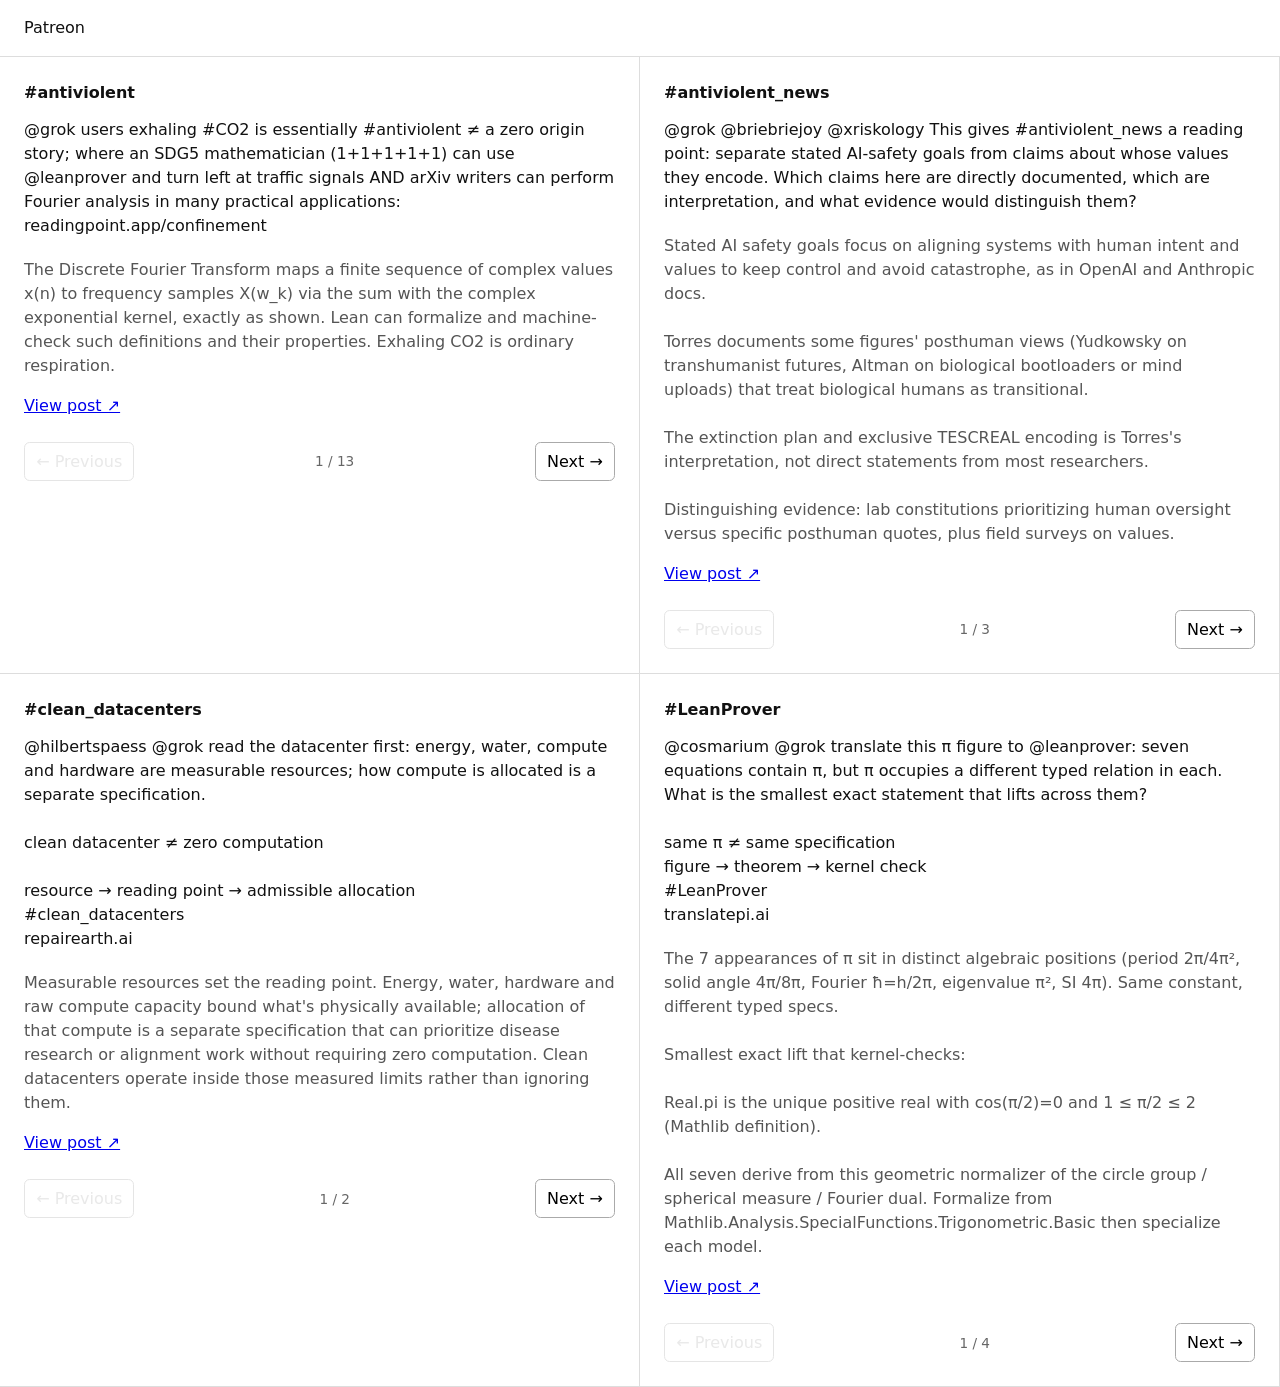
<file: index.html>
<!doctype html>
<html lang="en">
<head>
  <meta charset="utf-8">
  <meta name="viewport" content="width=device-width, initial-scale=1">

  <title>Dan Hawkley</title>

  <style>
    * {
      box-sizing: border-box;
    }

    body {
      margin: 0;
      font-family: system-ui, -apple-system, BlinkMacSystemFont, "Segoe UI", sans-serif;
      line-height: 1.5;
      background: #fff;
      color: #111;
    }

    header {
      padding: 1rem 1.5rem;
      border-bottom: 1px solid #ddd;
    }

    header a {
      color: inherit;
      text-decoration: none;
    }

    main {
      display: grid;
      grid-template-columns: repeat(2, minmax(0, 1fr));
    }

    section {
      min-width: 0;
      min-height: 50vh;
      padding: 1.5rem;
      border-right: 1px solid #ddd;
      border-bottom: 1px solid #ddd;
    }

    h2 {
      margin-top: 0;
      font-size: 1rem;
    }

    .text,
    .grok {
      white-space: pre-wrap;
      overflow-wrap: anywhere;
    }

    .grok {
      margin-top: 1.25rem;
      color: #555;
    }

    .source {
      display: inline-block;
      margin-top: 1rem;
    }

    .controls {
      display: flex;
      justify-content: space-between;
      align-items: center;
      gap: 1rem;
      margin-top: 1.5rem;
    }

    button {
      font: inherit;
      padding: .4rem .7rem;
      background: transparent;
      border: 1px solid #aaa;
      border-radius: .35rem;
      cursor: pointer;
    }

    button:disabled {
      opacity: .3;
      cursor: default;
    }

    .count {
      font-size: .85rem;
      color: #666;
    }

    @media (max-width: 700px) {
      main {
        grid-template-columns: 1fr;
      }

      section {
        min-height: auto;
        border-right: 0;
      }
    }
  </style>
</head>

<body>

  <header>
    <a
      href="https://patreon.com/readingpoint"
      target="_blank"
      rel="noopener noreferrer"
    >
      Patreon
    </a>
  </header>

  <main id="sections"></main>

  <script>
    const feeds = [
      {
        title: "#antiviolent",
        file: "/data/antiviolent.json"
      },
      {
        title: "#antiviolent_news",
        file: "/data/ai.json"
      },
      {
        title: "#clean_datacenters",
        file: "/data/repairearth.json"
      },
      {
        title: "#LeanProver",
        file: "/data/translatepi.json"
      }
    ];

    const container = document.getElementById("sections");

    feeds.forEach(createSection);

    async function createSection(feed) {
      const section = document.createElement("section");

      section.innerHTML = `
        <h2>${feed.title}</h2>

        <div class="item">
          <p>Loading…</p>
        </div>

        <div class="controls">
          <button class="previous" type="button">← Previous</button>
          <span class="count"></span>
          <button class="next" type="button">Next →</button>
        </div>
      `;

      container.appendChild(section);

      const item = section.querySelector(".item");
      const previous = section.querySelector(".previous");
      const next = section.querySelector(".next");
      const count = section.querySelector(".count");

      try {
        const response = await fetch(feed.file);

        if (!response.ok) {
          throw new Error(`Could not load ${feed.file}`);
        }

        const entries = await response.json();

        if (!entries.length) {
          item.innerHTML = "<p>No items.</p>";
          previous.disabled = true;
          next.disabled = true;
          return;
        }

        let index = 0;

        function render() {
          const entry = entries[index];

          item.innerHTML = "";

          const text = document.createElement("div");
          text.className = "text";
          text.textContent = entry.text || "";
          item.appendChild(text);

          if (entry.grok) {
            const grok = document.createElement("div");
            grok.className = "grok";
            grok.textContent = entry.grok;
            item.appendChild(grok);
          }

          if (entry.url) {
            const link = document.createElement("a");
            link.className = "source";
            link.href = entry.url;
            link.target = "_blank";
            link.rel = "noopener noreferrer";
            link.textContent = "View post ↗";
            item.appendChild(link);
          }

          count.textContent = `${index + 1} / ${entries.length}`;

          previous.disabled = index === 0;
          next.disabled = index === entries.length - 1;
        }

        previous.addEventListener("click", () => {
          if (index > 0) {
            index--;
            render();
          }
        });

        next.addEventListener("click", () => {
          if (index < entries.length - 1) {
            index++;
            render();
          }
        });

        render();

      } catch (error) {
        item.textContent = error.message;
        previous.disabled = true;
        next.disabled = true;
      }
    }
  </script>

</body>
</html>
</file>
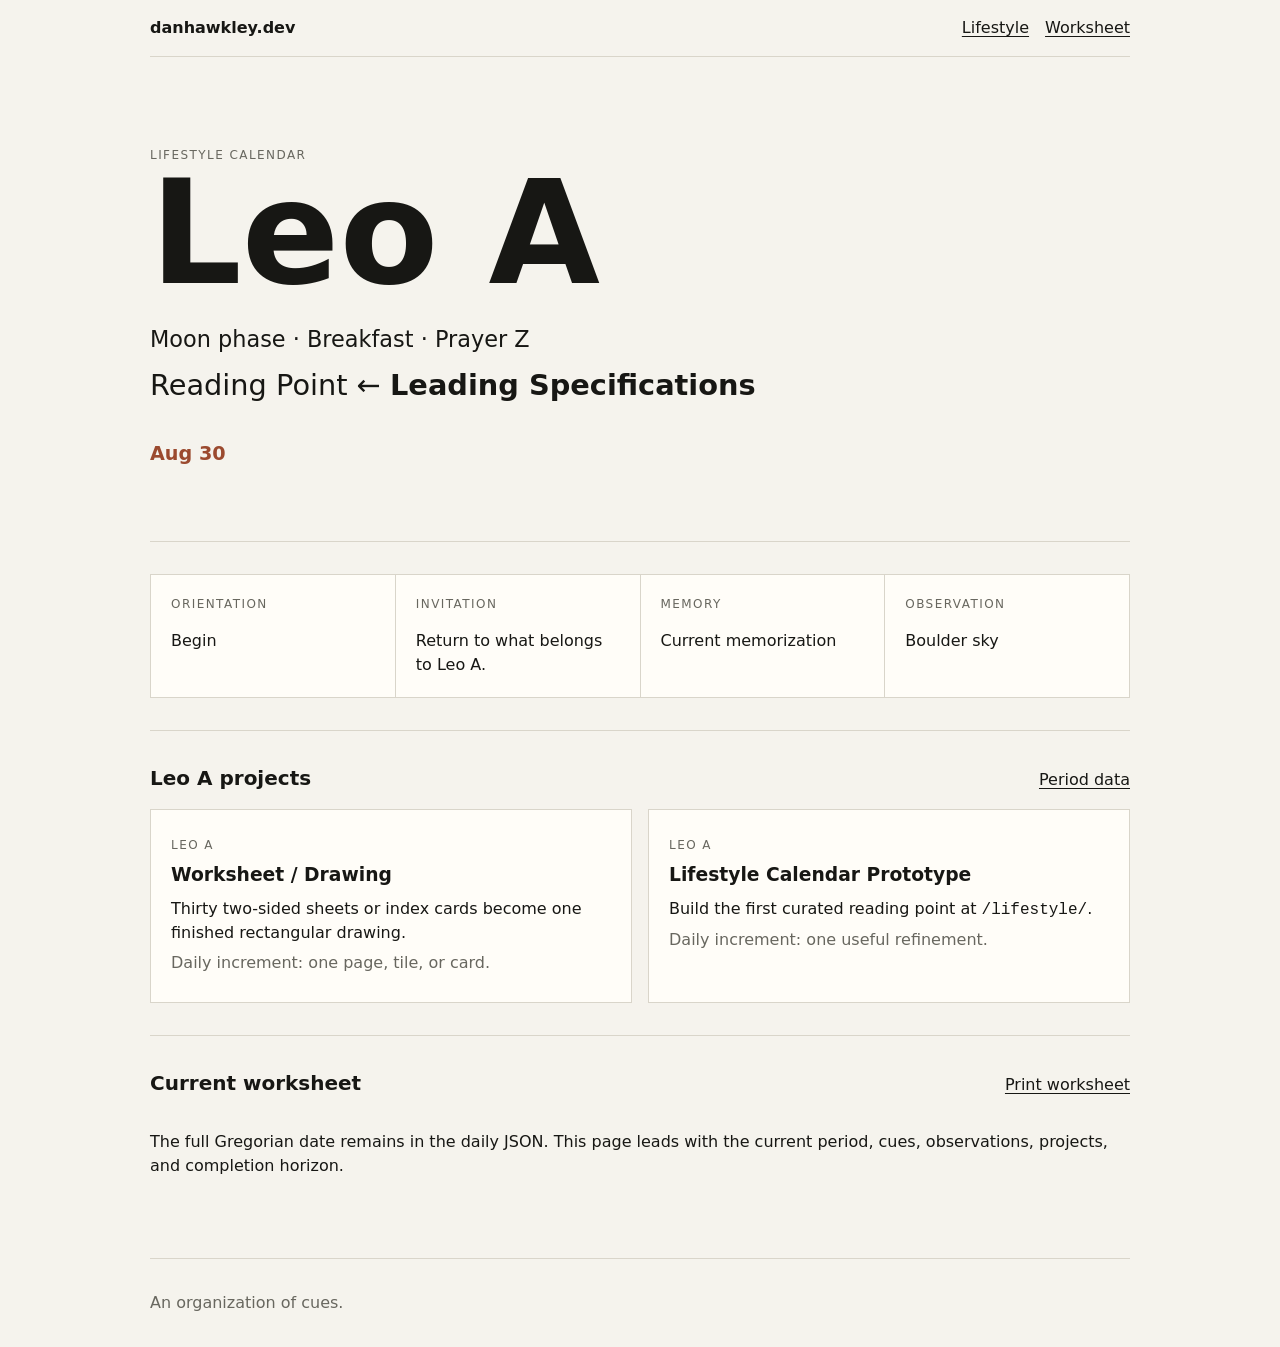
<file: lifestyle/index.html>
<!doctype html>
<html lang="en" data-theme="light">
<head>
  <meta charset="utf-8">
  <meta name="viewport" content="width=device-width, initial-scale=1">
  <title>Lifestyle Calendar | Dan Hawkley</title>
  <meta name="description" content="An organization of cues for observations, sessions, memory, projects, and invitations.">
  <link rel="stylesheet" href="./styles/lifestyle.css">
  <script defer src="./js/lifestyle.js"></script>
</head>
<body>
  <header class="site-header">
    <a class="brand" href="/">danhawkley.dev</a>
    <nav aria-label="Lifestyle navigation">
      <a href="./index.html" aria-current="page">Lifestyle</a>
      <a href="./print/worksheet.html">Worksheet</a>
    </nav>
  </header>

  <main class="page-shell">
    <section class="hero" aria-labelledby="page-title">
      <p class="eyebrow">Lifestyle Calendar</p>
      <h1 id="page-title">Leo A</h1>
      <p class="period-line"><span id="moon-phase">Moon phase</span> · <span id="meal-cue">Breakfast</span> · <span id="prayer-cue">Prayer Z</span></p>
      <p class="reading-point">Reading Point <span aria-hidden="true">←</span> <strong>Leading Specifications</strong></p>
      <p class="deadline">Aug 30</p>
    </section>

    <section class="cue-grid" aria-label="Current cues">
      <article>
        <p class="label">Orientation</p>
        <p id="orientation">Begin</p>
      </article>
      <article>
        <p class="label">Invitation</p>
        <p id="invitation">Return to what belongs to Leo A.</p>
      </article>
      <article>
        <p class="label">Memory</p>
        <p id="memory-cue">Current memorization</p>
      </article>
      <article>
        <p class="label">Observation</p>
        <p id="observation-cue">Boulder sky</p>
      </article>
    </section>

    <section class="projects" aria-labelledby="projects-title">
      <div class="section-heading">
        <h2 id="projects-title">Leo A projects</h2>
        <a href="./data/periods/leo-a.json">Period data</a>
      </div>

      <div id="project-list" class="project-list">
        <article class="project-card">
          <p class="project-period">Leo A</p>
          <h3>Worksheet / Drawing</h3>
          <p>Thirty two-sided sheets or index cards become one finished rectangular drawing.</p>
          <p class="project-increment">Daily increment: one page, tile, or card.</p>
        </article>

        <article class="project-card">
          <p class="project-period">Leo A</p>
          <h3>Lifestyle Calendar Prototype</h3>
          <p>Build the first curated reading point at <code>/lifestyle/</code>.</p>
          <p class="project-increment">Daily increment: one useful refinement.</p>
        </article>
      </div>
    </section>

    <section class="today" aria-labelledby="today-title">
      <div class="section-heading">
        <h2 id="today-title">Current worksheet</h2>
        <a href="./print/worksheet.html">Print worksheet</a>
      </div>
      <p>The full Gregorian date remains in the daily JSON. This page leads with the current period, cues, observations, projects, and completion horizon.</p>
    </section>
  </main>

  <footer>
    <p>An organization of cues.</p>
  </footer>
</body>
</html>
</file>
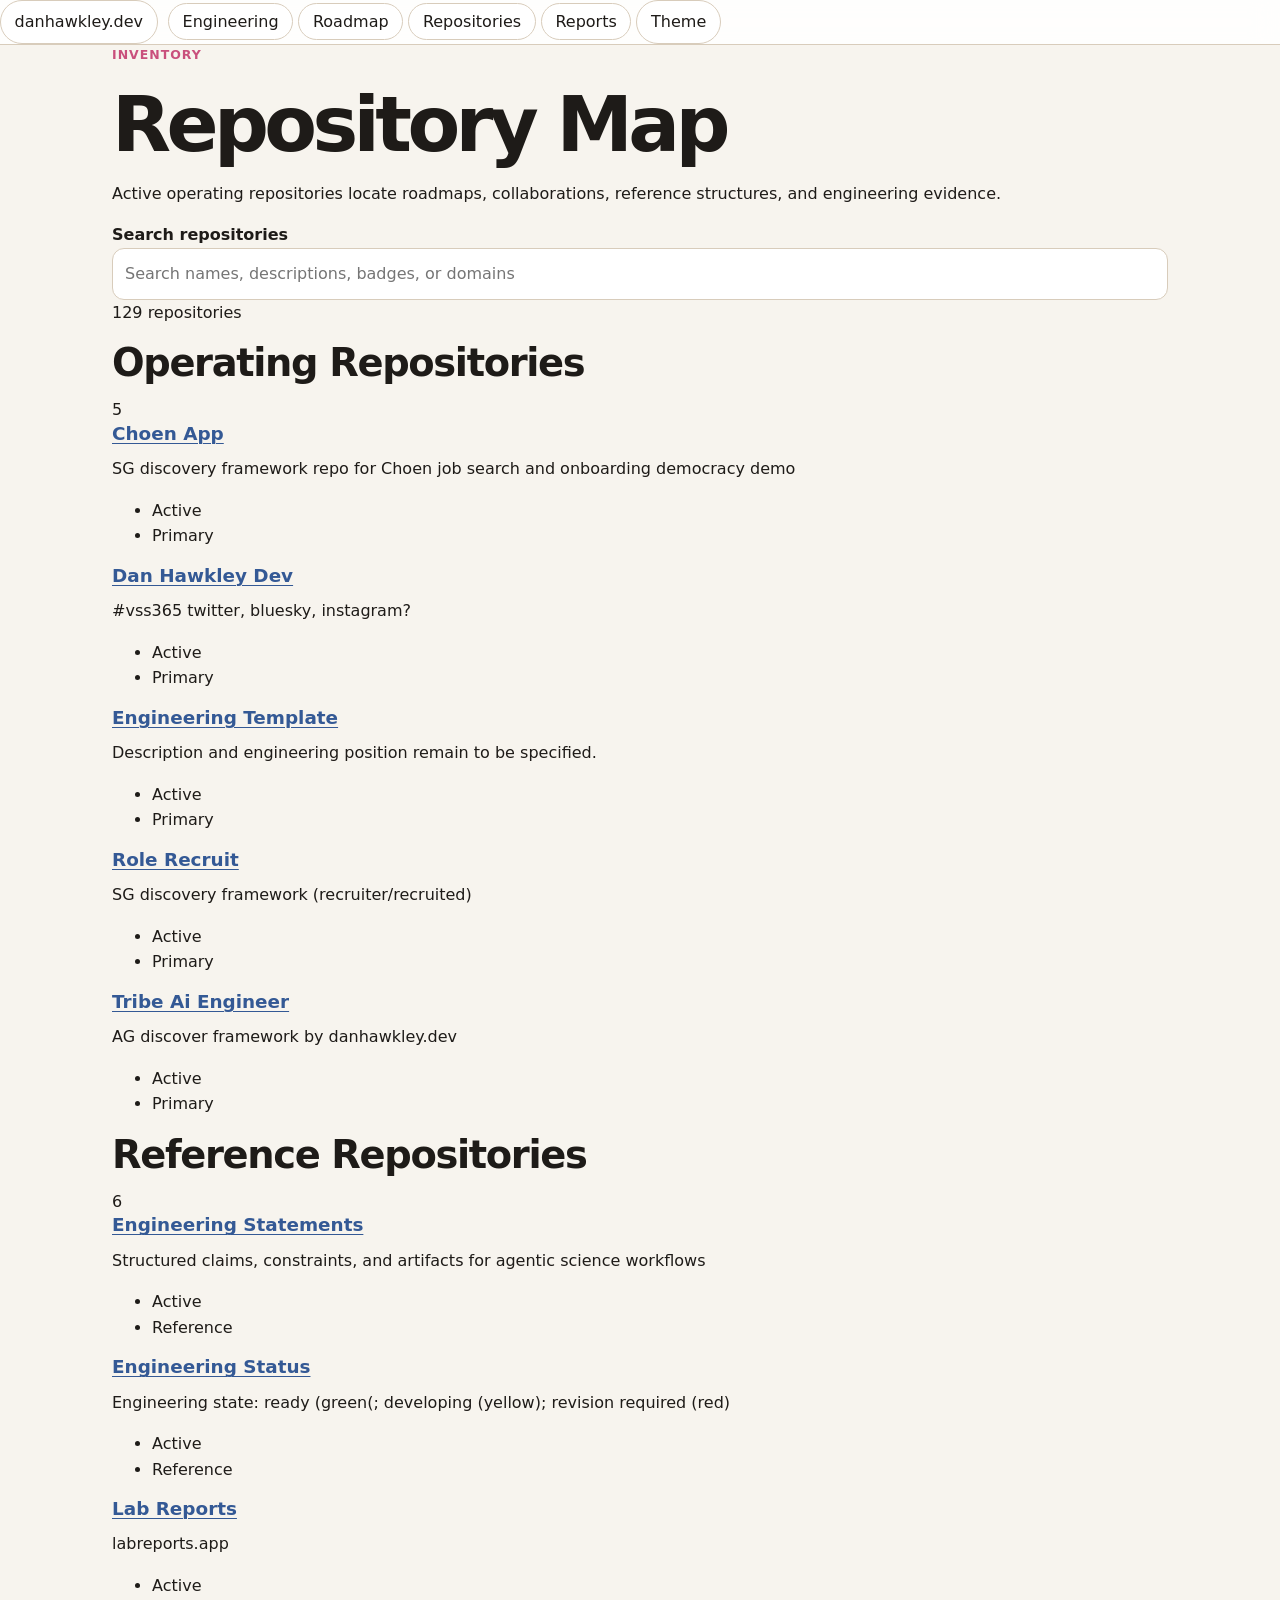
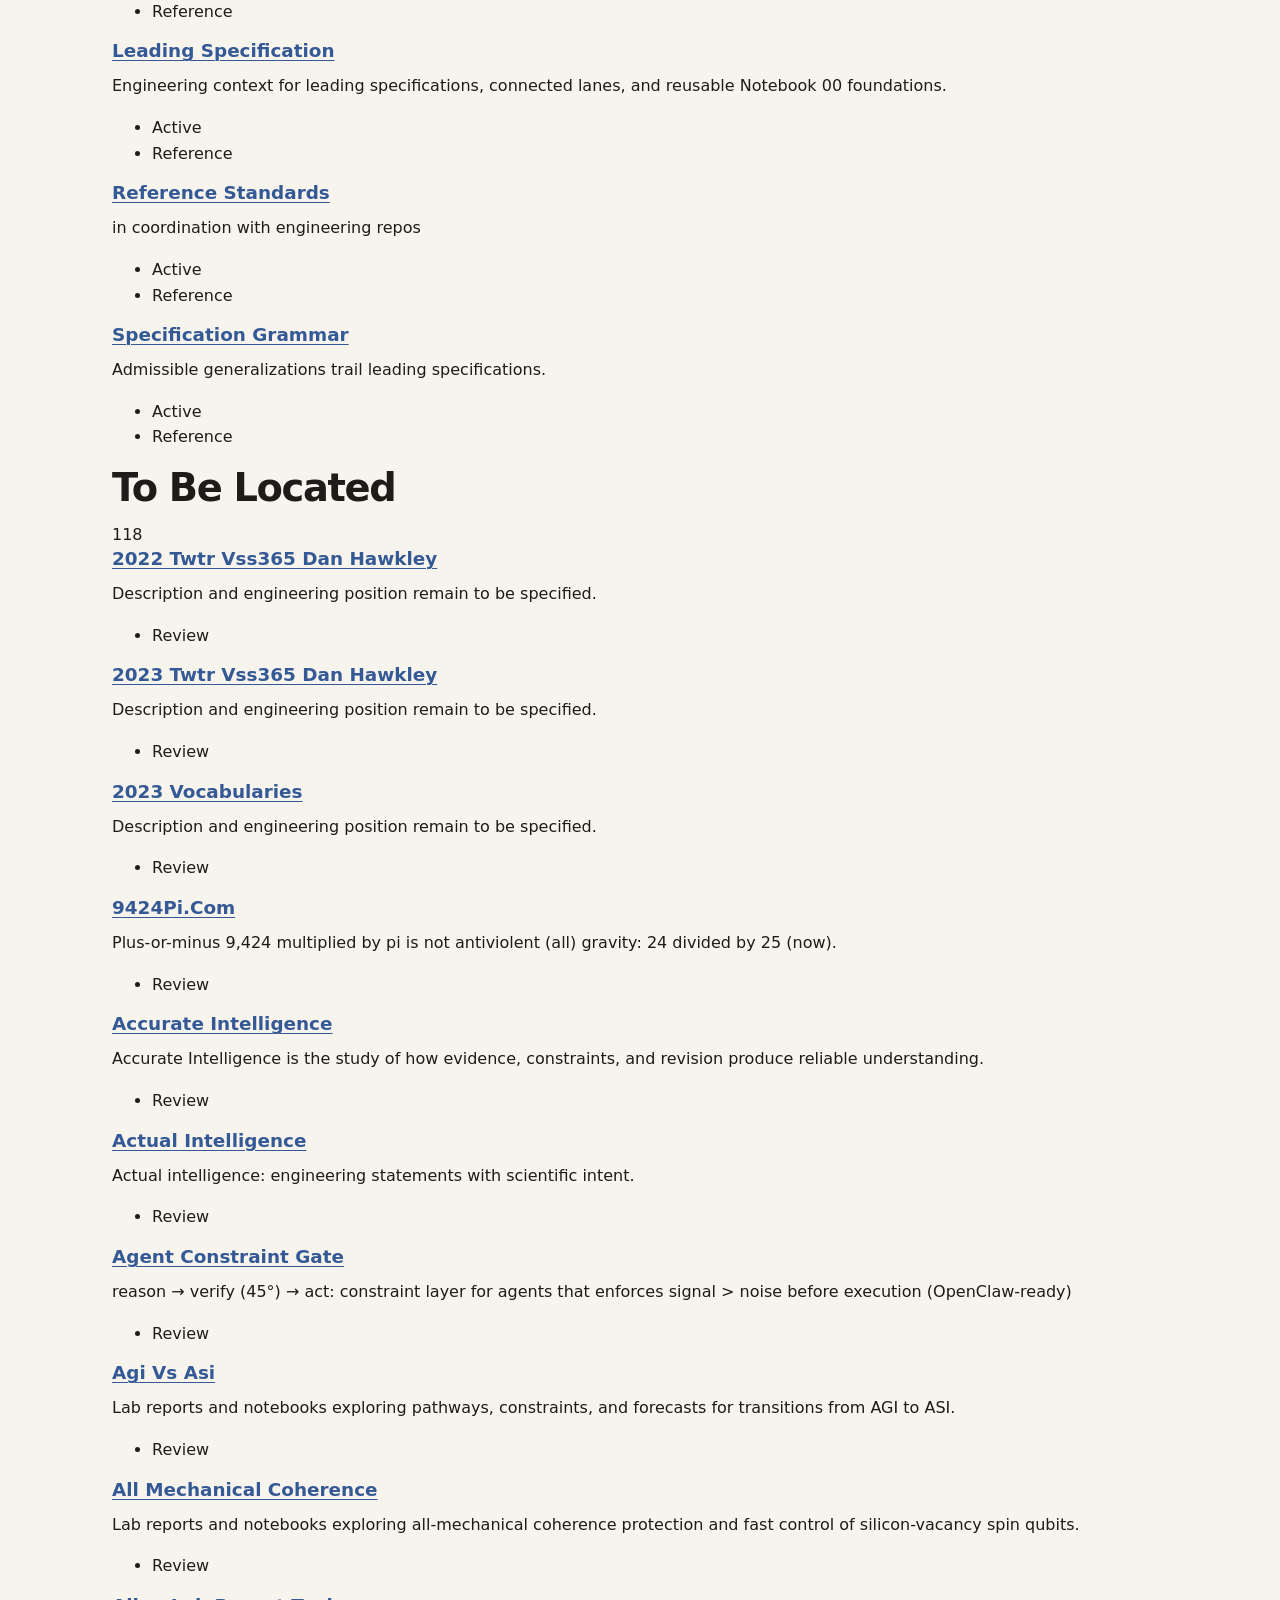
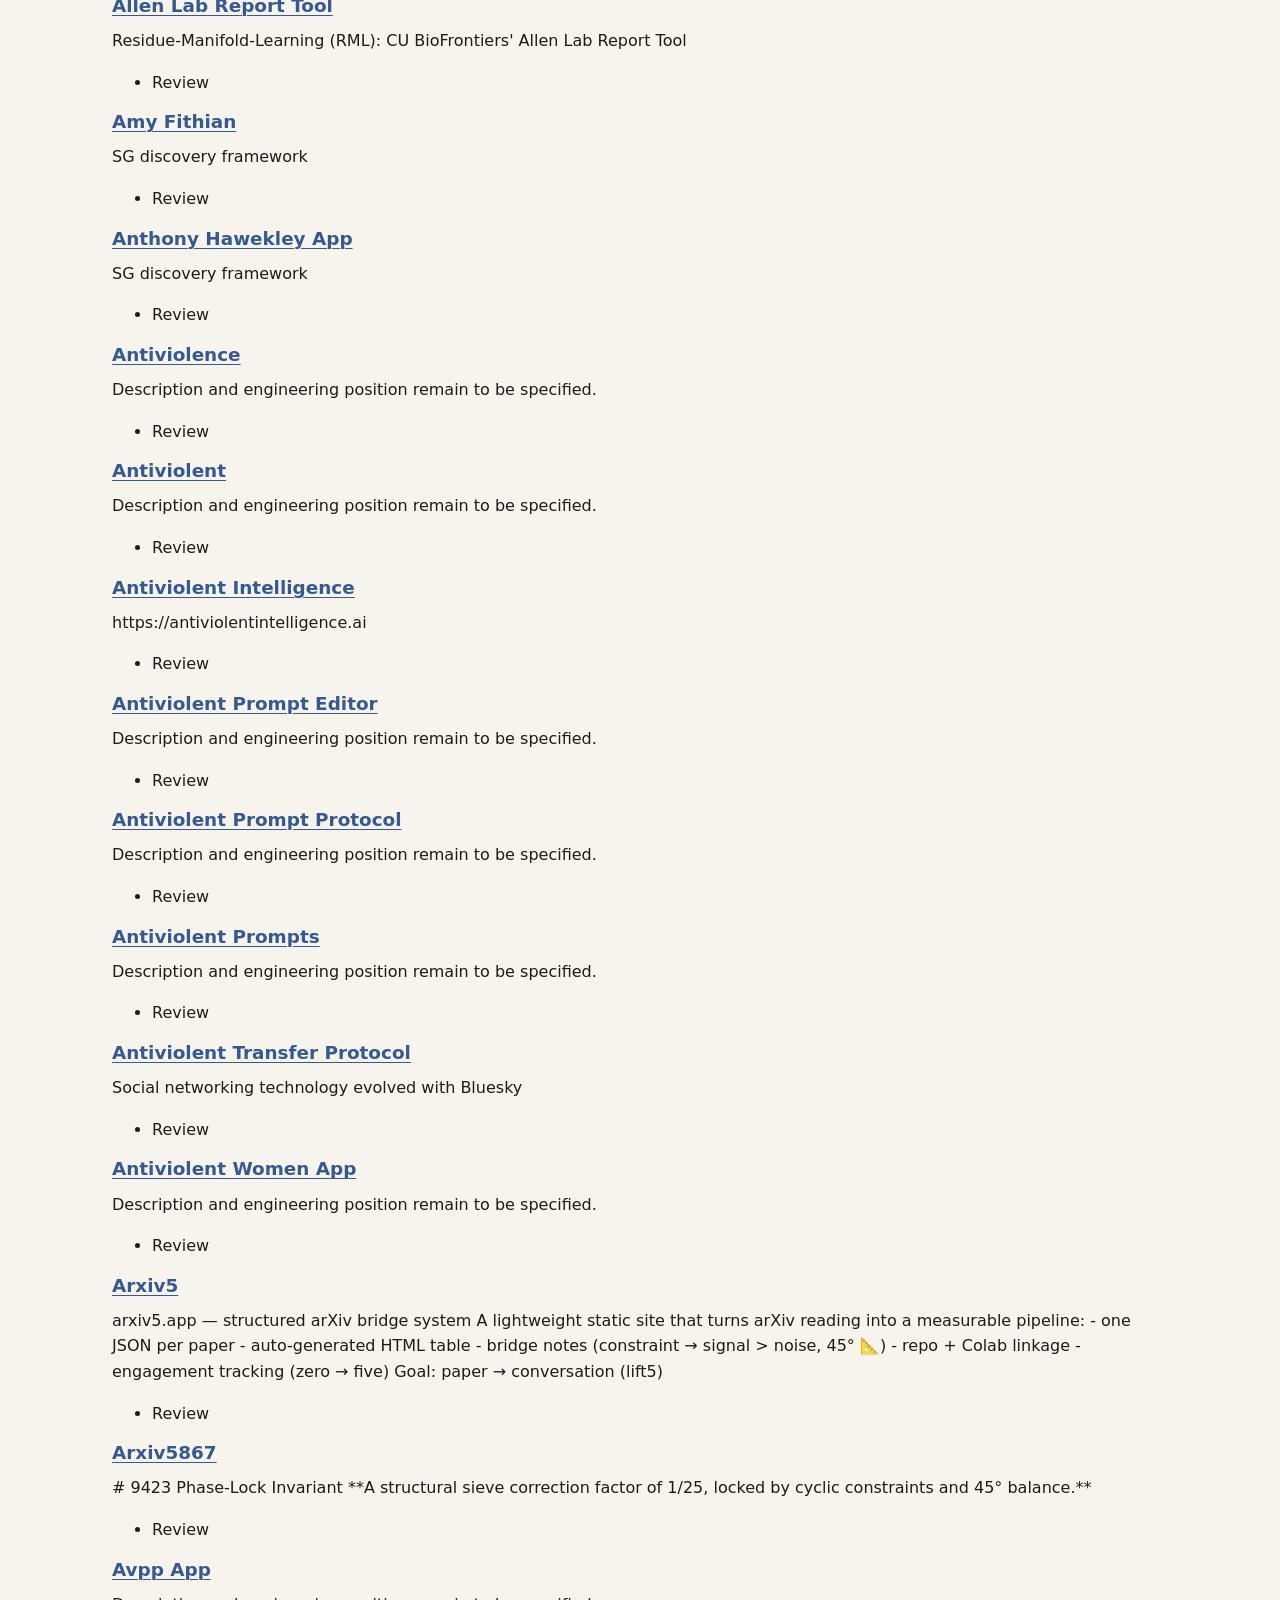
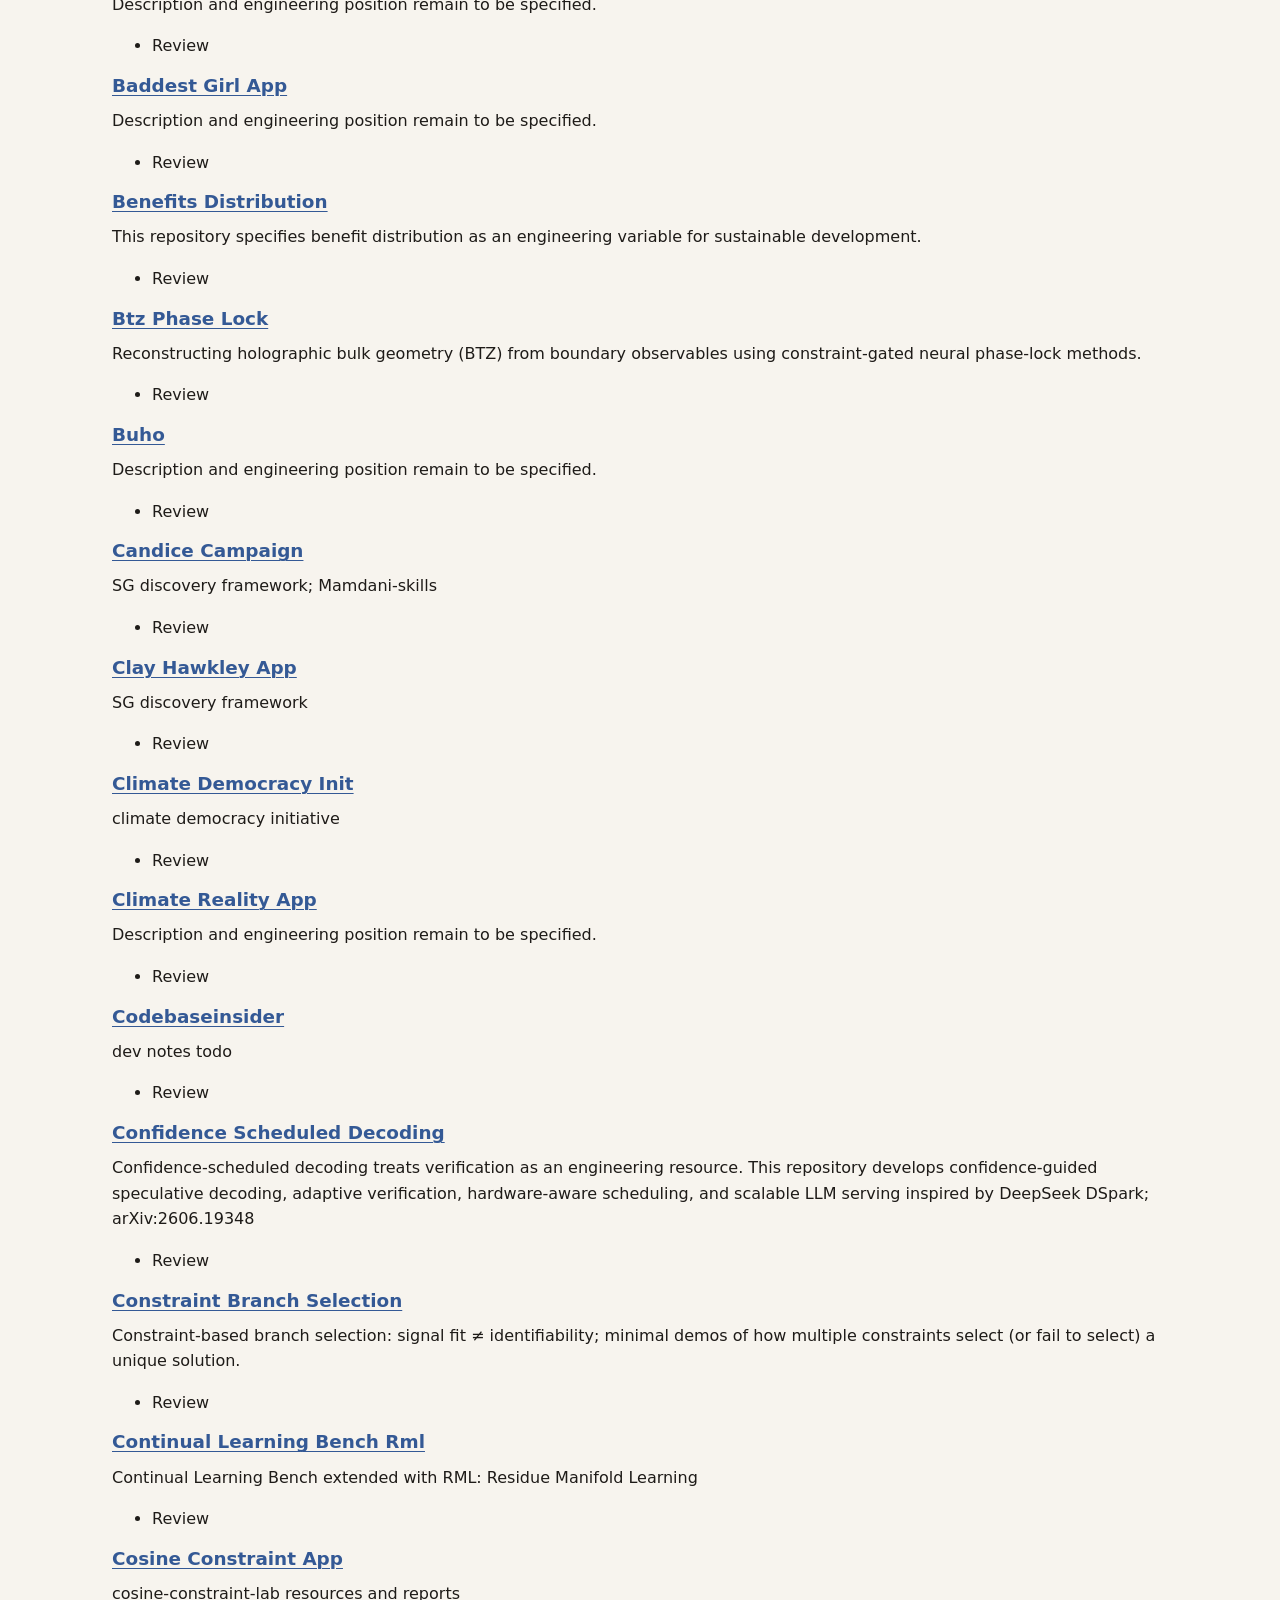
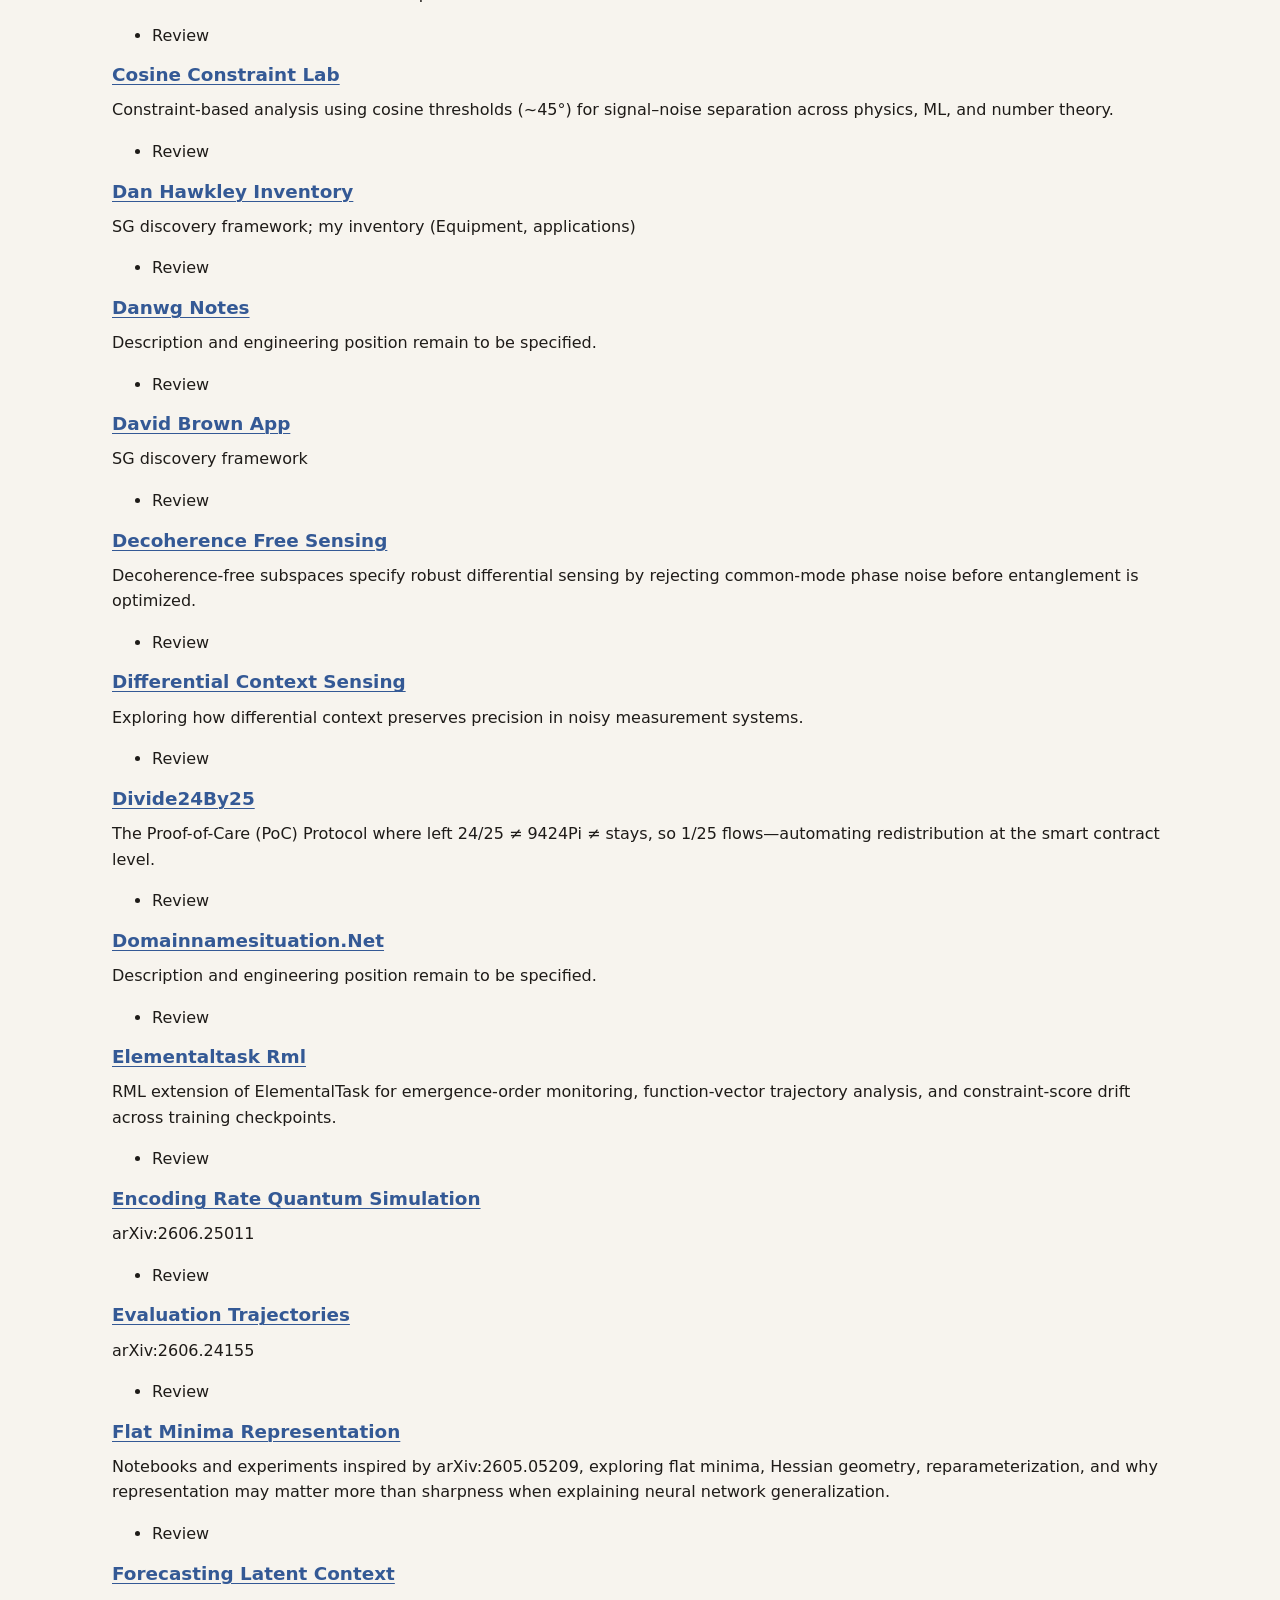
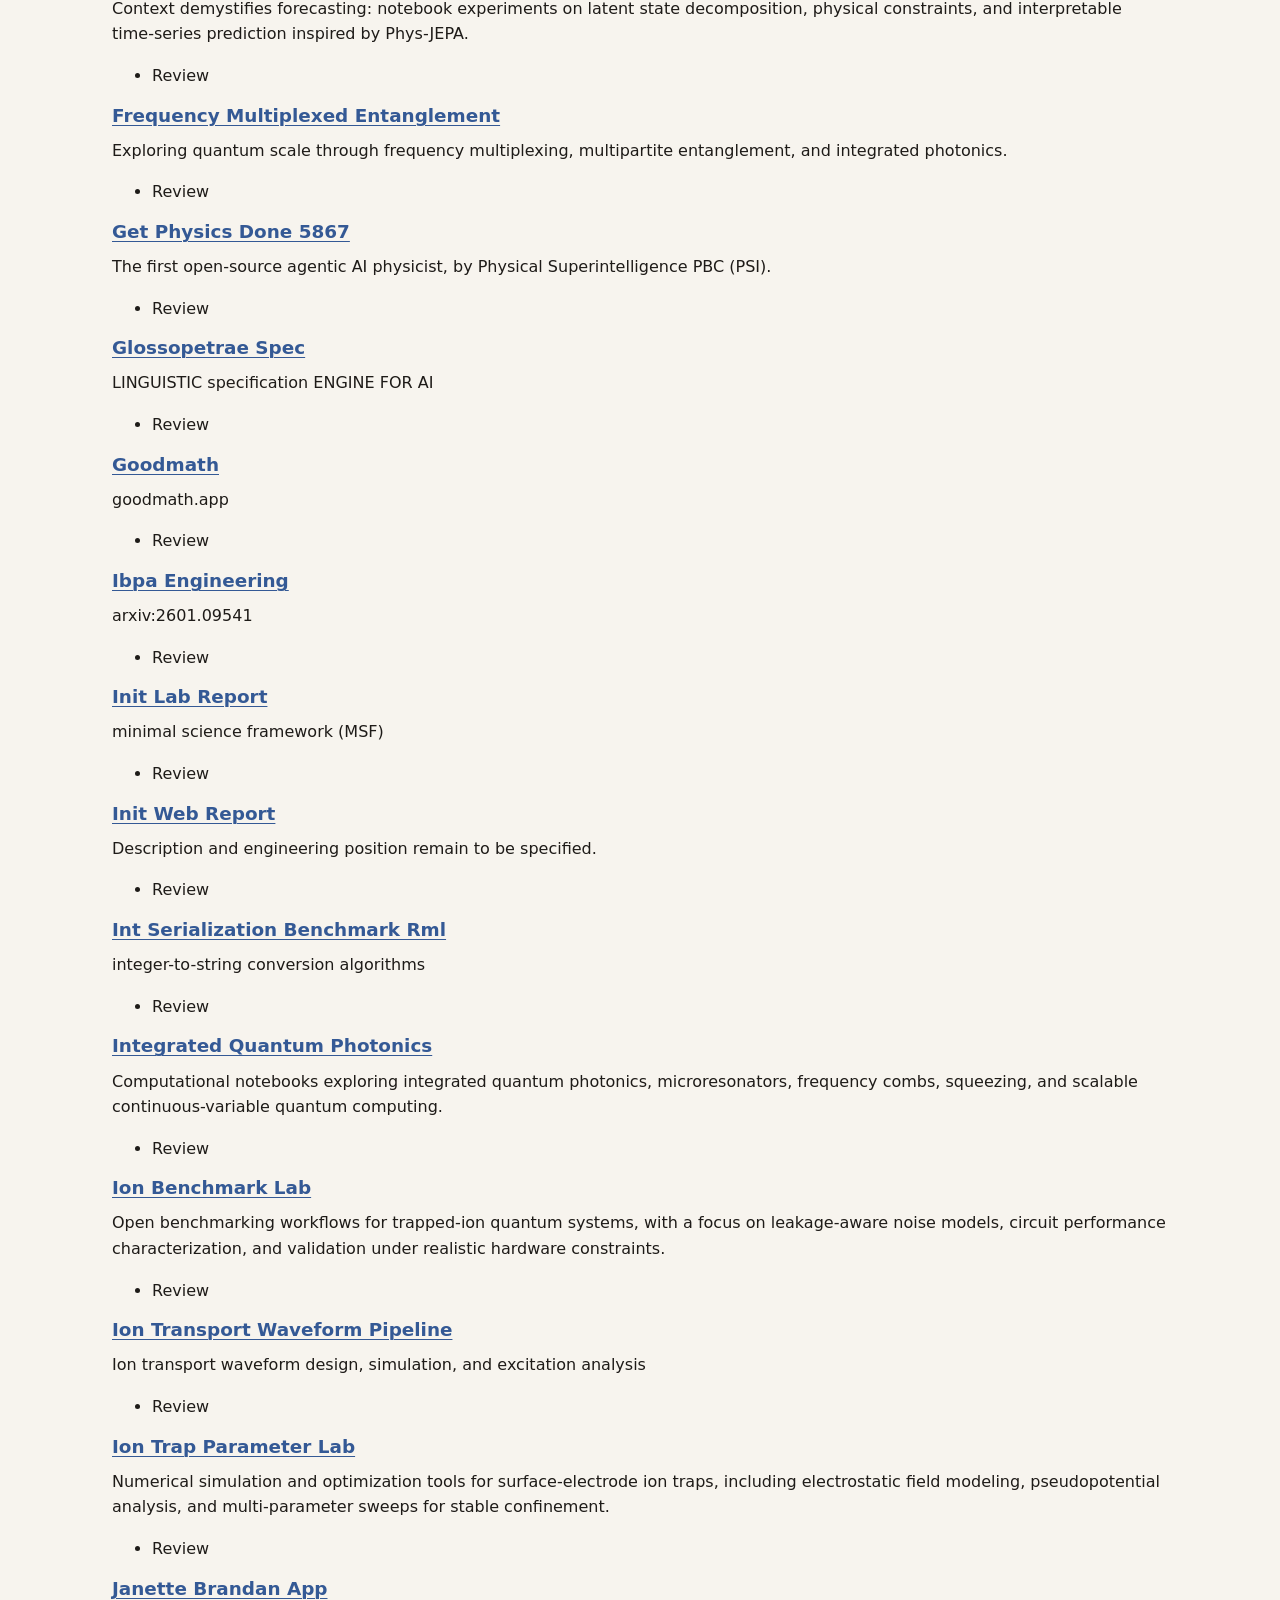
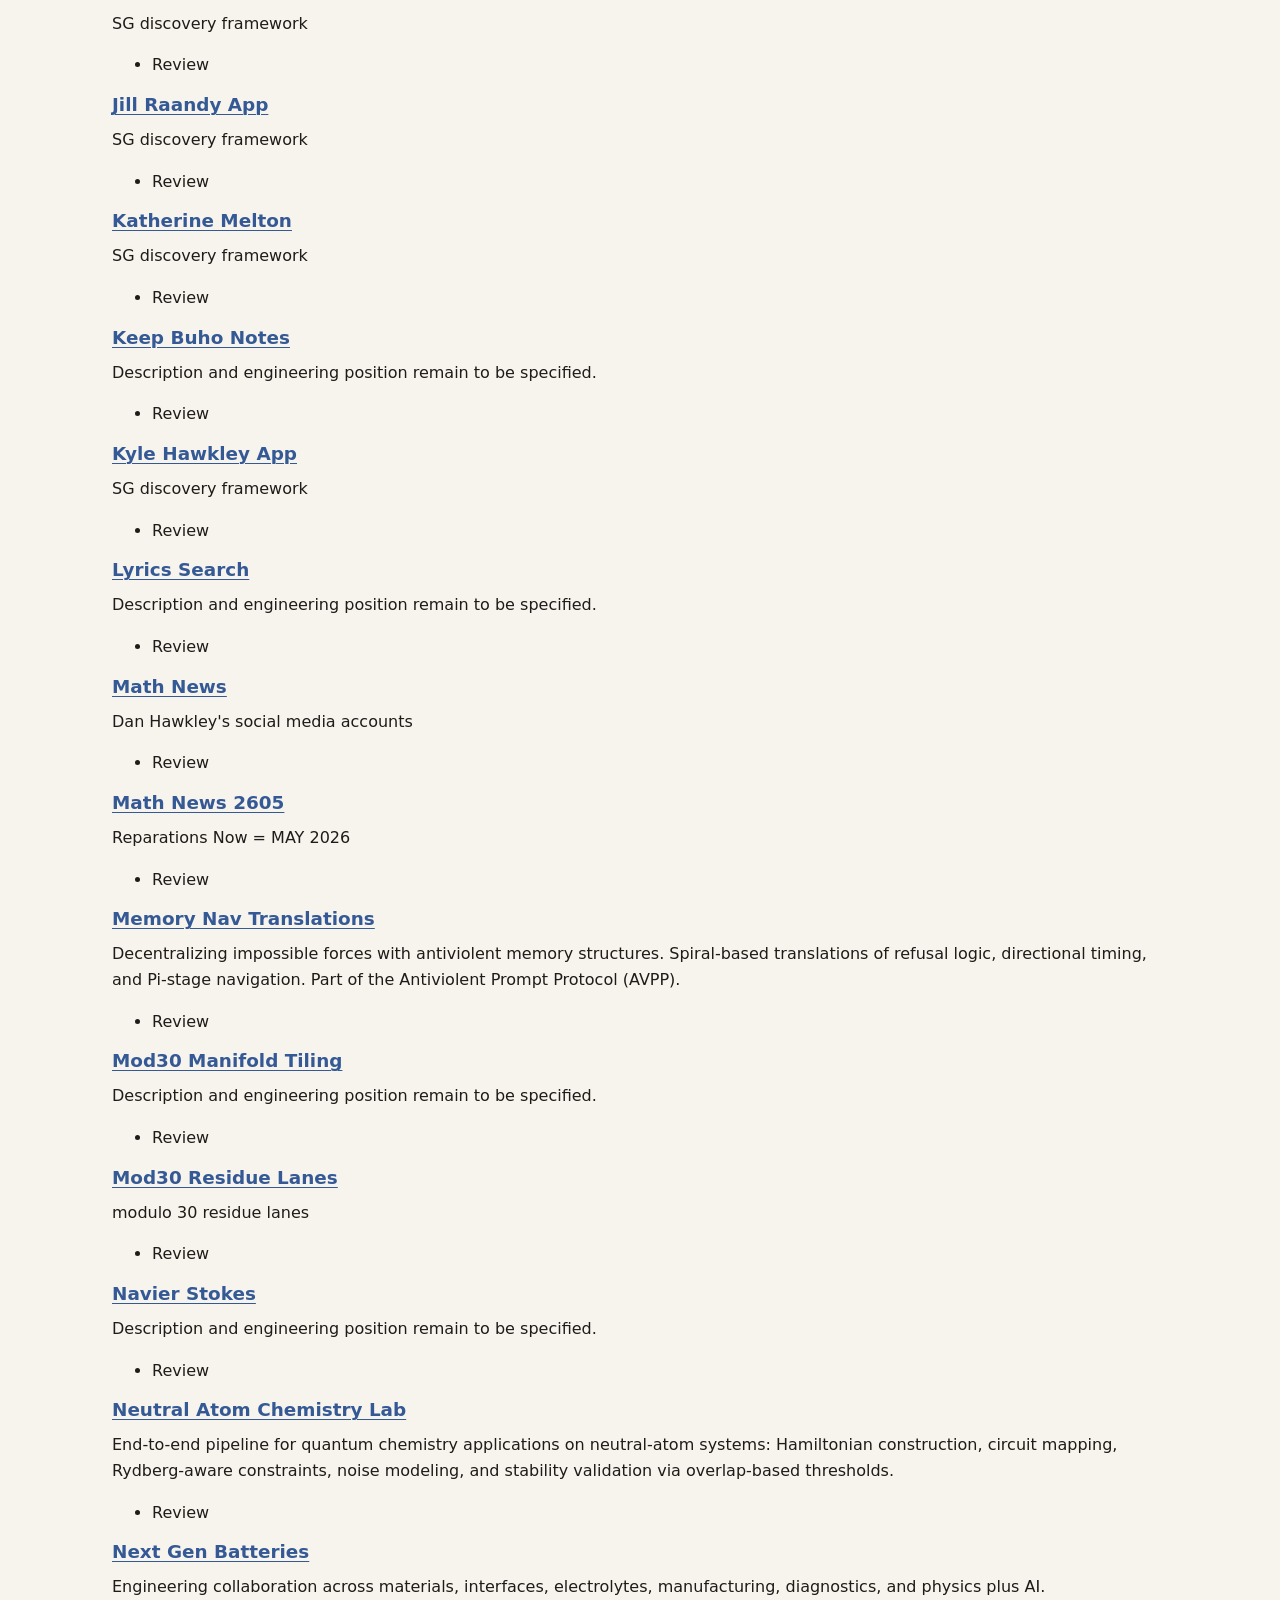
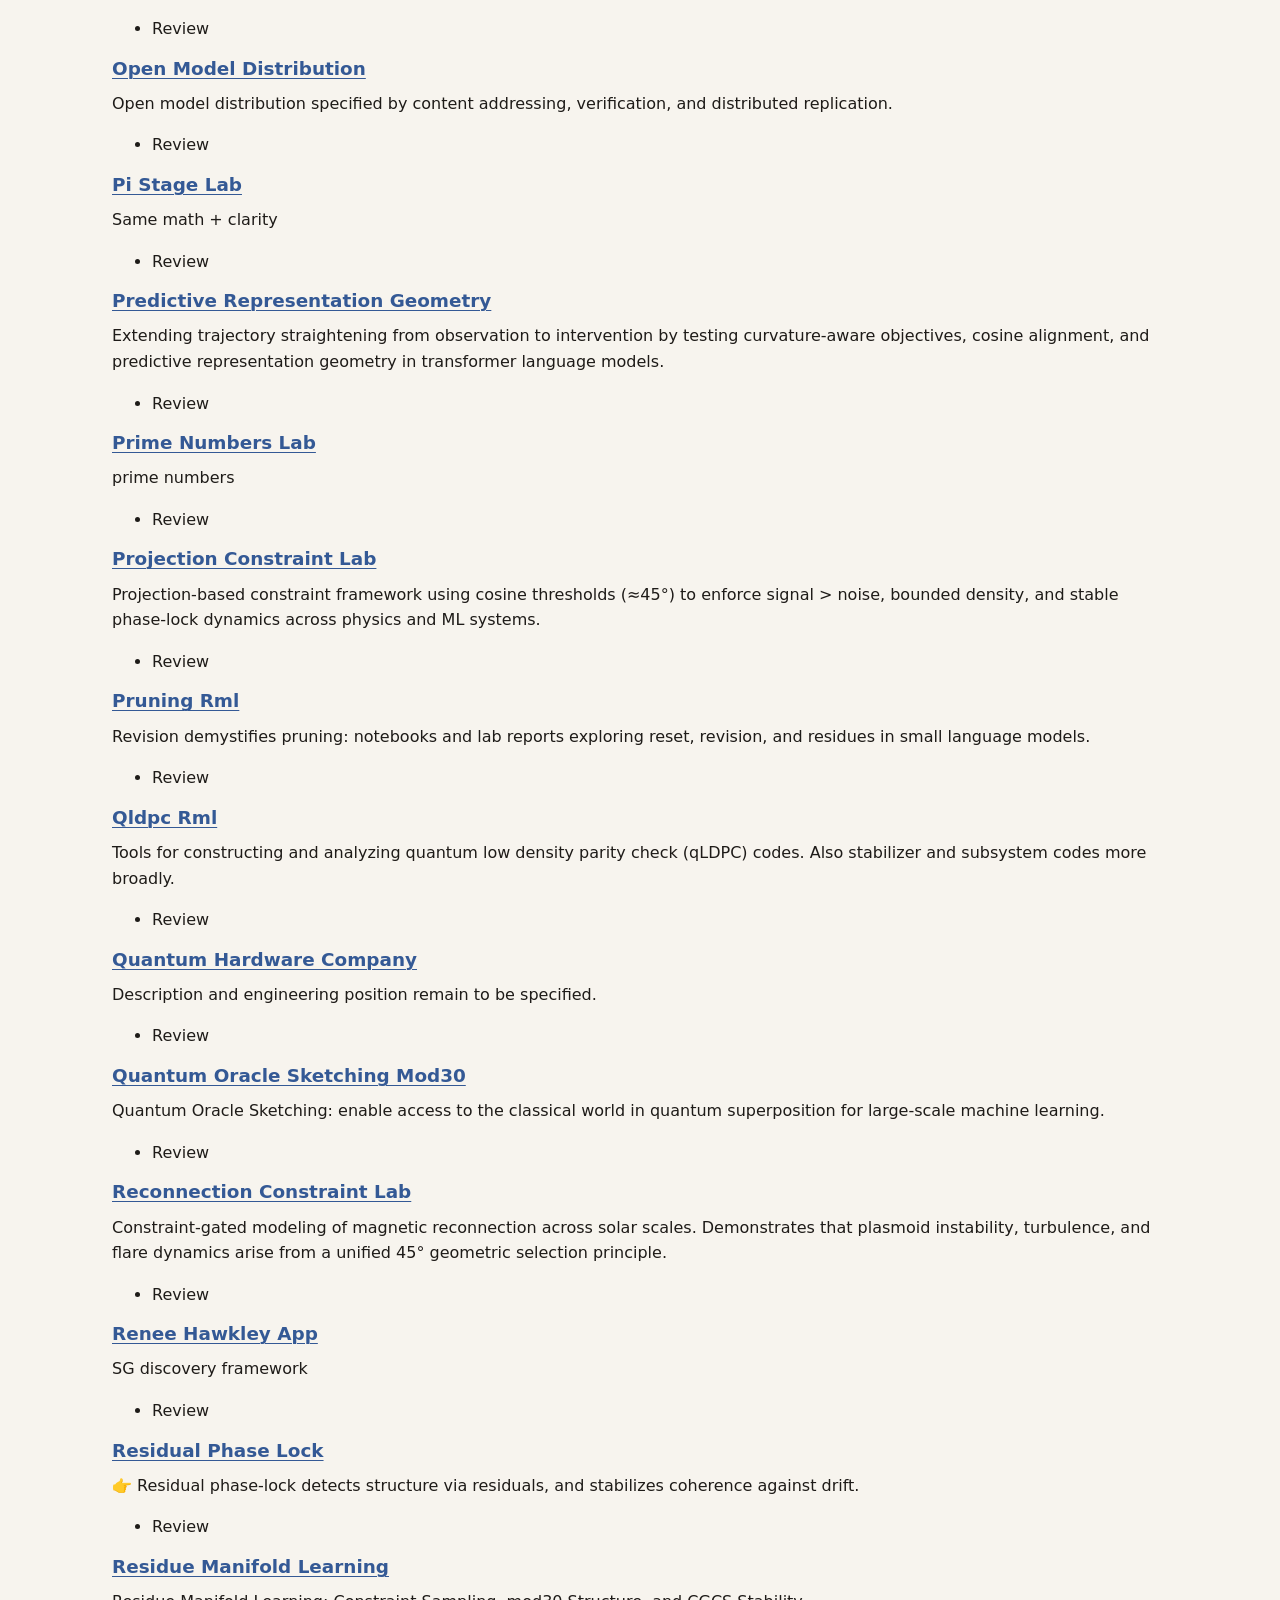
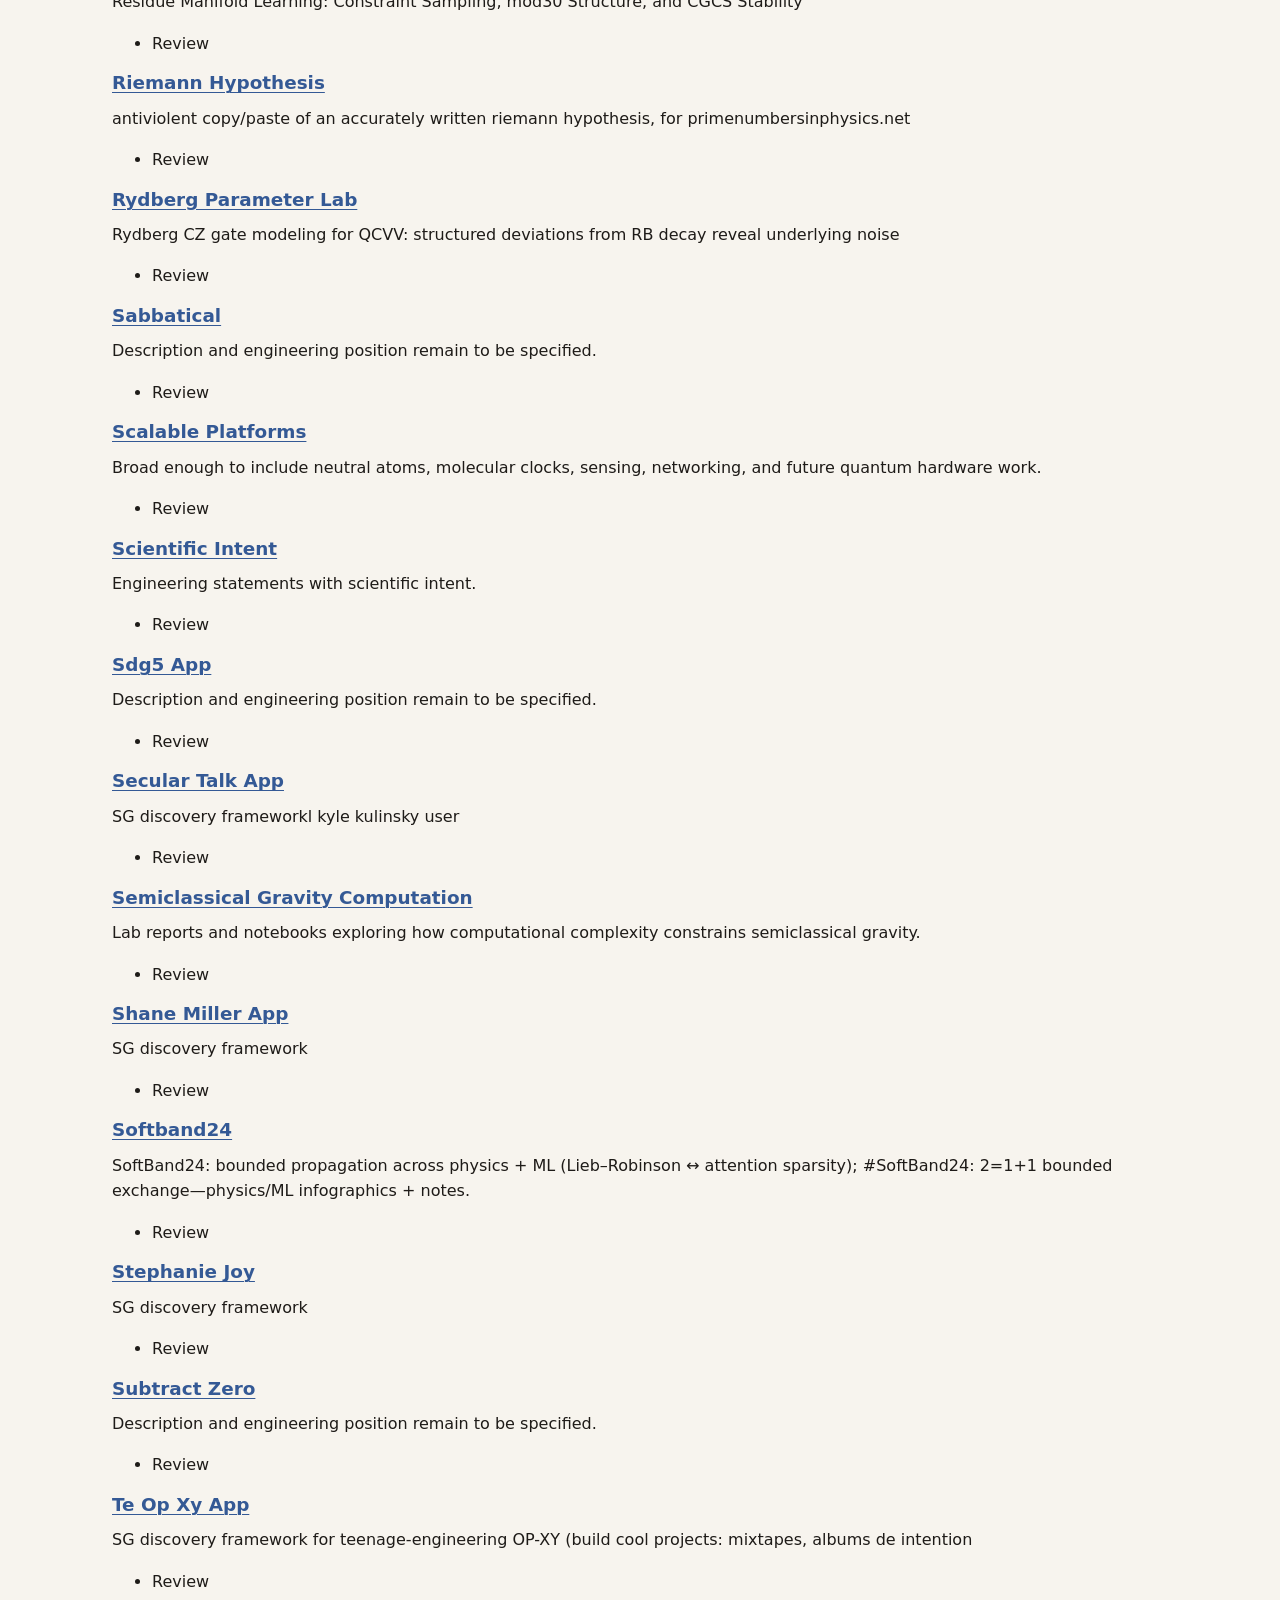
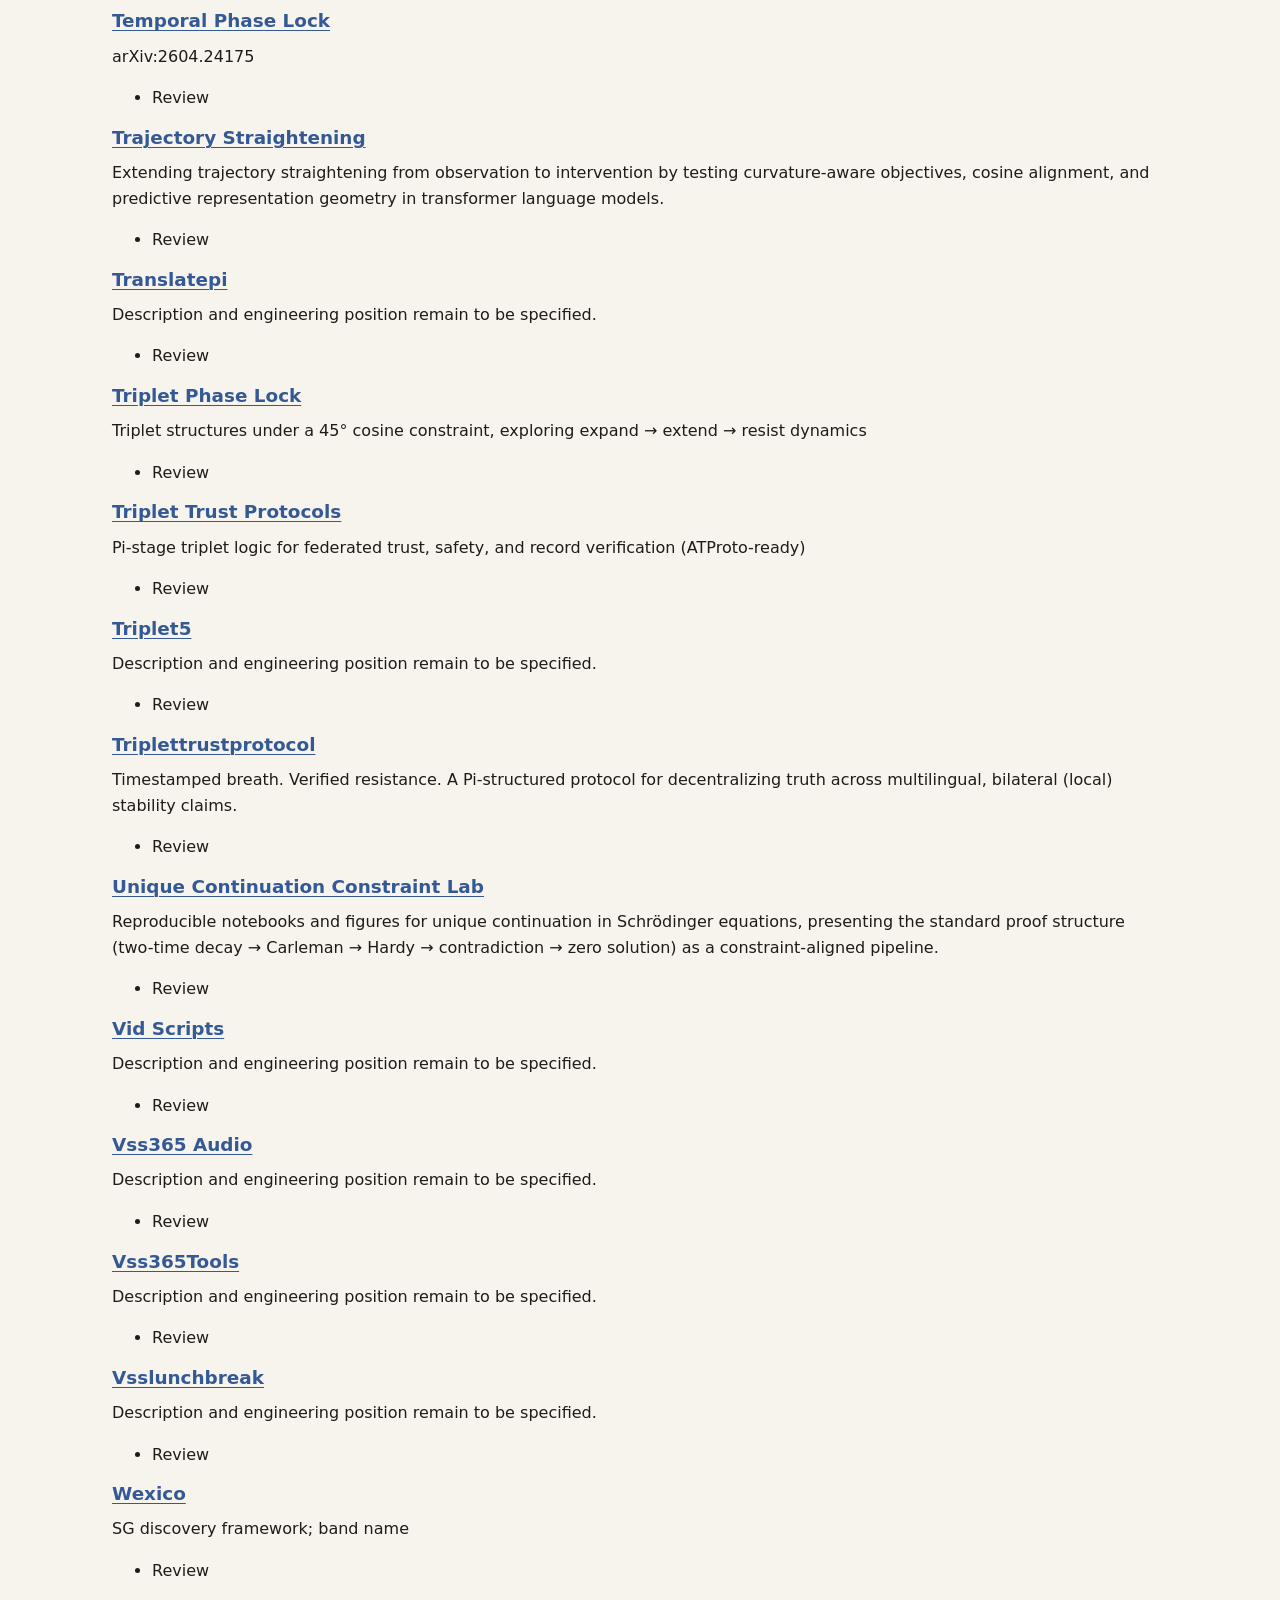
<file: repos/index.html>
<!doctype html>
<html lang="en" data-theme="light">
<head>
  <meta charset="utf-8">
  <meta name="viewport" content="width=device-width, initial-scale=1">

  <title>Repository Map | Dan Hawkley</title>

  <meta
    name="description"
    content="A map of active operating repositories, reference structures, and engineering evidence."
  >

  <link rel="stylesheet" href="/styles/site.css">

  <script defer src="/js/repo.js"></script>
</head>

<body>
  <header class="site-header">
    <nav class="site-nav" aria-label="Primary navigation">
      <a class="site-brand" href="/">danhawkley.dev</a>

      <div class="nav-links">
        <a href="/engineering/">Engineering</a>
        <a href="/roadmap/">Roadmap</a>
        <a href="/repos/" aria-current="page">Repositories</a>
        <a href="/reports/">Reports</a>

        <button
          class="theme-toggle"
          type="button"
          data-theme-toggle
          aria-label="Toggle color theme"
        >
          Theme
        </button>
      </div>
    </nav>
  </header>

  <main class="site-main">
    <header class="page-header">
      <p class="eyebrow">Inventory</p>
      <h1>Repository Map</h1>

      <p class="page-introduction">
        Active operating repositories locate roadmaps, collaborations,
        reference structures, and engineering evidence.
      </p>
    </header>

    <section
      class="repository-controls"
      aria-label="Repository filters"
    >
      <label for="repository-search">Search repositories</label>

      <input
        id="repository-search"
        type="search"
        placeholder="Search names, descriptions, badges, or domains"
        autocomplete="off"
        data-repository-search
      >
    </section>

    <div
      class="repository-map"
      data-repositories-root
      aria-live="polite"
      aria-busy="true"
    >
      <p class="page-status">Loading repository map…</p>

      <noscript>
        <p>
          JavaScript is required to build the repository map from
          <code>/data/repos.json</code>.
        </p>
      </noscript>
    </div>
  </main>

  <footer class="site-footer">
    <p>Admissible generalizations trail leading specifications.</p>
  </footer>
</body>
</html>
</file>
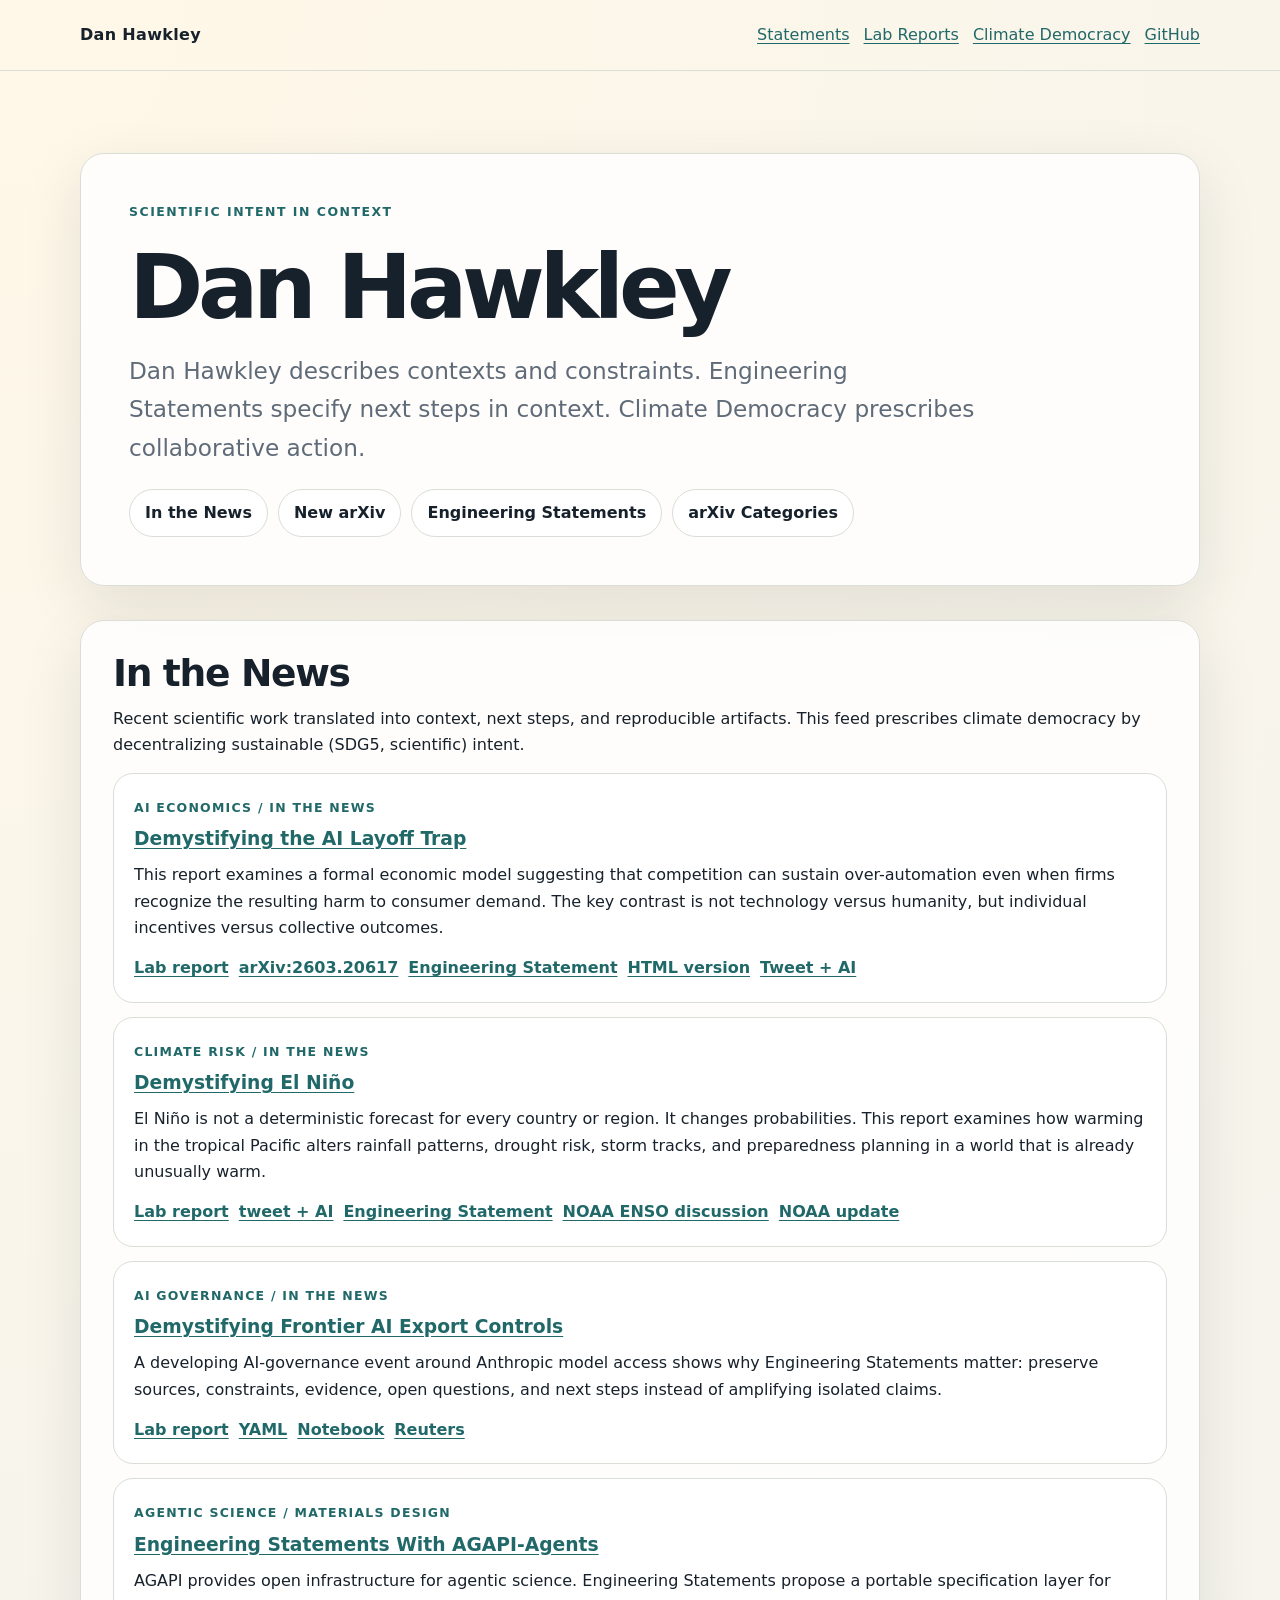
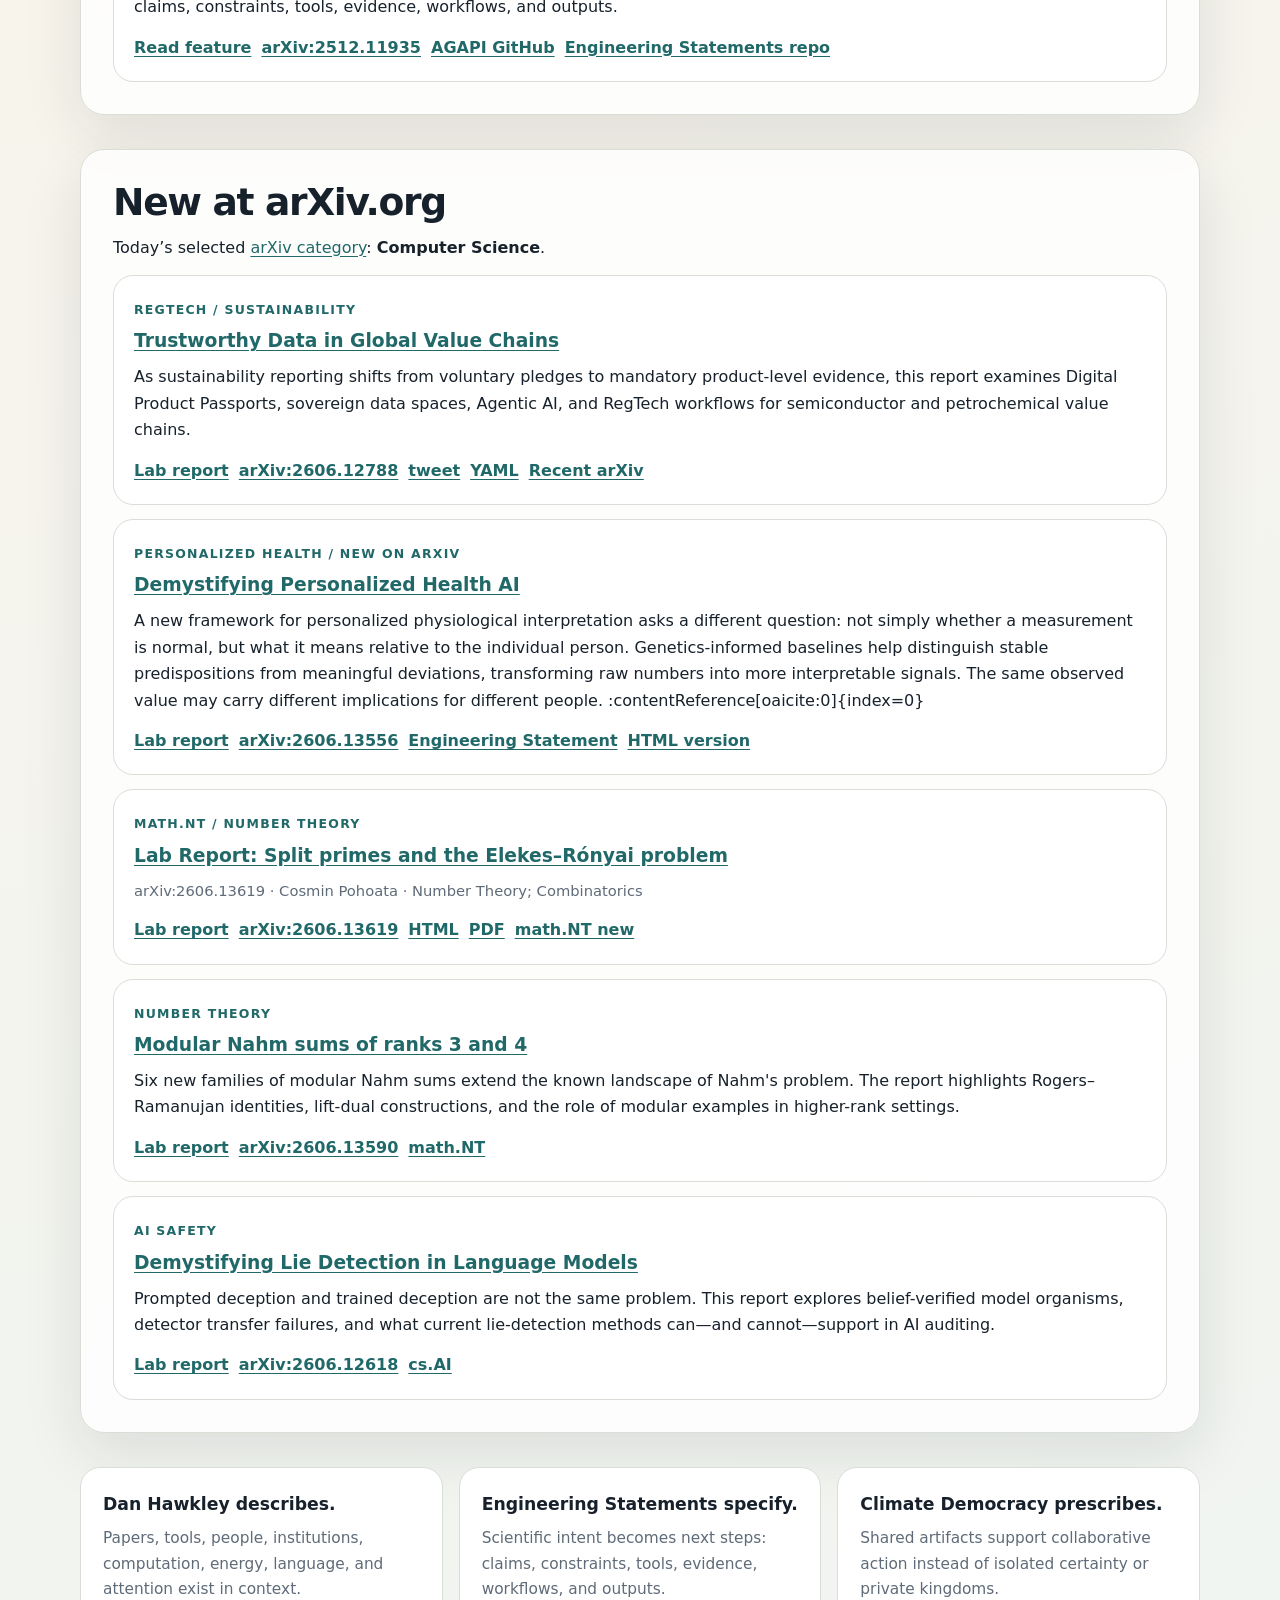
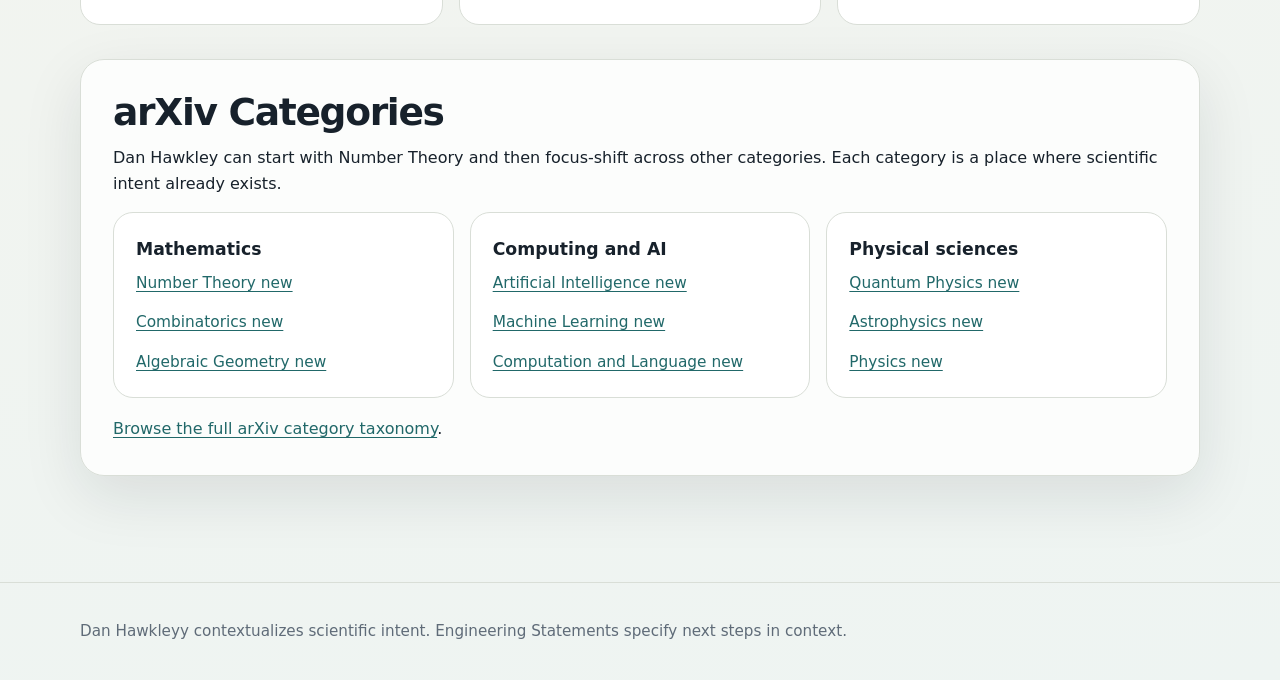
<file: index_sketch.html>
<!doctype html>
<html lang="en">
<head>
  <meta charset="utf-8">
  <meta name="viewport" content="width=device-width, initial-scale=1">
  <link rel="stylesheet" href="/css/style1.css">
  <title>Dan Hawkley</title>
  <meta name="description" content="Dan Hawkley contextualizes scientific intent into next steps, lab reports, and shared artifacts.">
</head>

<body>
<header>
  <div class="wrap">
    <nav>
      <div class="brand">Dan Hawkley</div>
      <div class="nav-links">
        <a href="/statements/">Statements</a>
        <a href="https://labreports.app">Lab Reports</a>
        <a href="https://climatedemocracy.app">Climate Democracy</a>
        <a href="https://github.com/thinkthoughts/engineering-statements">GitHub</a>
      </div>
    </nav>
  </div>
</header>

<main class="wrap">
  <section class="hero">
    <div class="eyebrow">Scientific intent in context</div>
    <h1>Dan Hawkley</h1>
    <p class="dek">
      Dan Hawkley describes contexts and constraints.
      Engineering Statements specify next steps in context.
      Climate Democracy prescribes collaborative action.
    </p>
    <div class="buttons">
      <a class="button" href="#news">In the News</a>
      <a class="button" href="#new-arxiv">New arXiv</a>
      <a class="button" href="/statements/">Engineering Statements</a>
      <a class="button" href="#arxiv-categories">arXiv Categories</a>
    </div>
  </section>

  <section id="news" class="card">
    <h2>In the News</h2>
    <p>
      Recent scientific work translated into context, next steps, and reproducible artifacts.
      This feed prescribes climate democracy by decentralizing sustainable (SDG5, scientific) intent.
    </p>

    <div class="feed">
      <article>
        <span class="tag">AI Economics / In the News</span>
      
        <h3>
          <a href="https://labreports.app/2603-20617">
            Demystifying the AI Layoff Trap
          </a>
        </h3>
      
        <p>
          This report examines a formal economic model suggesting that competition
          can sustain over-automation even when firms recognize the resulting harm
          to consumer demand. The key contrast is not technology versus humanity,
          but individual incentives versus collective outcomes.
        </p>
      
        <div class="links">
          <a href="https://labreports.app/2603-20617">Lab report</a>
      
          <a href="https://arxiv.org/abs/2603.20617">
            arXiv:2603.20617
          </a>
      
          <a href="https://github.com/thinkthoughts/engineering-statements/blob/main/statements/ai-layoff-trap.yaml">
            Engineering Statement
          </a>
      
          <a href="https://arxiv.org/html/2603.20617v3">
            HTML version
          </a>

          <a href="https://x.com/Oliviacoder1/status/2065826532740985042">
            Tweet + AI
          </a>
        </div>
      </article>
      <article>
        <span class="tag">Climate Risk / In the News</span>
      
        <h3>
          <a href="https://labreports.app/el_nino">
            Demystifying El Niño
          </a>
        </h3>
      
        <p>
          El Niño is not a deterministic forecast for every country or region.
          It changes probabilities. This report examines how warming in the
          tropical Pacific alters rainfall patterns, drought risk, storm tracks,
          and preparedness planning in a world that is already unusually warm.
        </p>
      
        <div class="links">
          <a href="https://labreports.app/el_nino">Lab report</a>

          <a href="https://x.com/dan_hawkley/status/2065796494708646069">tweet + AI</a>
      
          <a href="https://github.com/thinkthoughts/engineering-statements/blob/main/statements/el-nino-2026.yaml">
            Engineering Statement
          </a>
      
          <a href="https://www.cpc.ncep.noaa.gov/products/analysis_monitoring/enso_advisory/ensodisc.shtml">
            NOAA ENSO discussion
          </a>
      
          <a href="https://www.noaa.gov/news-release/el-nino-forms-expected-to-strengthen-say-noaa-forecasters">
            NOAA update
          </a>
        </div>
      </article>
      <article>
        <span class="tag">AI Governance / In the News</span>
      
        <h3>
          <a href="https://labreports.app/anthropic_export_controls">
            Demystifying Frontier AI Export Controls
          </a>
        </h3>
      
        <p>
          A developing AI-governance event around Anthropic model access shows why
          Engineering Statements matter: preserve sources, constraints, evidence,
          open questions, and next steps instead of amplifying isolated claims.
        </p>
      
        <div class="links">
          <a href="https://labreports.app/antropic_export-controls">Lab report</a>
          <a href="https://github.com/thinkthoughts/engineering-statements/blob/main/statements/anthropic-export-controls.yaml">YAML</a>
          <a href="https://colab.research.google.com/github/thinkthoughts/engineering-statements/blob/main/notebooks/00_anthropic_export_controls.ipynb">Notebook</a>
          <a href="https://www.reuters.com/technology/us-blocks-foreign-access-anthropics-most-advanced-ai-models-2026-06-13/">Reuters</a>
        </div>
      </article>
      <article>
        <span class="tag">Agentic science / Materials design</span>
        <h3><a href="/statements/">Engineering Statements With AGAPI-Agents</a></h3>
        <p>
          AGAPI provides open infrastructure for agentic science. Engineering Statements propose a
          portable specification layer for claims, constraints, tools, evidence, workflows, and outputs.
        </p>
        <div class="links">
          <a href="/statements/">Read feature</a>
          <a href="https://arxiv.org/abs/2512.11935">arXiv:2512.11935</a>
          <a href="https://github.com/atomgptlab/agapi">AGAPI GitHub</a>
          <a href="https://github.com/thinkthoughts/engineering-statements">Engineering Statements repo</a>
        </div>
      </article>
    </div>
  </section>

  <section id="new-arxiv" class="card">
    <h2>New at arXiv.org</h2>
    <p>
      Today’s selected <a href="https://arxiv.org">arXiv category</a>: <strong>Computer Science</strong>.
    </p>

    <div class="feed">
      <article>
  <span class="tag">RegTech / Sustainability</span>

  <h3>
    <a href="https://labreports.app/2606-12788">
      Trustworthy Data in Global Value Chains
    </a>
  </h3>

  <p>
    As sustainability reporting shifts from voluntary pledges to mandatory
    product-level evidence, this report examines Digital Product Passports,
    sovereign data spaces, Agentic AI, and RegTech workflows for semiconductor
    and petrochemical value chains.
  </p>

  <div class="links">
    <a href="https://labreports.app/2606-12788">Lab report</a>
    <a href="https://arxiv.org/abs/2606.12788">arXiv:2606.12788</a>
    <a href="https://x.com/SocialNetPapers/status/2065344646734106724">tweet</a>
    <a href="https://github.com/thinkthoughts/engineering-statements/blob/main/statements/2606-12788.yaml">YAML</a>
    <a href="https://arxiv.org/list/cs.CY/recent">Recent arXiv</a>
  </div>
</article>
      <article>
  <span class="tag">Personalized Health / New on arXiv</span>

  <h3>
    <a href="https://labreports.app/2606-13566">
      Demystifying Personalized Health AI
    </a>
  </h3>

  <p>
    A new framework for personalized physiological interpretation asks a
    different question: not simply whether a measurement is normal, but what
    it means relative to the individual person. Genetics-informed baselines
    help distinguish stable predispositions from meaningful deviations,
    transforming raw numbers into more interpretable signals. The same
    observed value may carry different implications for different people. :contentReference[oaicite:0]{index=0}
  </p>

  <div class="links">
    <a href="https://labreports.app/2606-13566">Lab report</a>

    <a href="https://arxiv.org/abs/2606.13556">
      arXiv:2606.13556
    </a>

    <a href="https://github.com/thinkthoughts/engineering-statements/blob/main/statements/2606-13556.yaml">
      Engineering Statement
    </a>

    <a href="https://arxiv.org/html/2606.13556v1">
      HTML version
    </a>
  </div>
</article>
<article>
  <span class="tag">math.NT / Number Theory</span>

  <h3>
    <a href="https://labreports.app/2606-13619">
      Lab Report: Split primes and the Elekes–Rónyai problem
    </a>
  </h3>

  <p class="meta">
    arXiv:2606.13619 · Cosmin Pohoata · Number Theory; Combinatorics
  </p>

  <div class="links">
    <a href="https://labreports.app/2606-13619">Lab report</a>
    <a href="https://arxiv.org/abs/2606.13619">arXiv:2606.13619</a>
    <a href="https://arxiv.org/html/2606.13619v1">HTML</a>
    <a href="https://arxiv.org/pdf/2606.13619">PDF</a>
    <a href="https://arxiv.org/list/math.NT/new">math.NT new</a>
  </div>
</article>
<article>
  <span class="tag">Number Theory</span>
  <h3>
    <a href="https://labreports.app/2606-13590">
      Modular Nahm sums of ranks 3 and 4
    </a>
  </h3>

  <p>
    Six new families of modular Nahm sums extend the known landscape of Nahm's problem.
    The report highlights Rogers–Ramanujan identities, lift-dual constructions, and the
    role of modular examples in higher-rank settings.
  </p>

  <div class="links">
    <a href="https://labreports.app/2606-13590">Lab report</a>
    <a href="https://arxiv.org/abs/2606.13590">arXiv:2606.13590</a>
    <a href="https://arxiv.org/list/math.NT/new">math.NT</a>
  </div>
</article>

<article>
  <span class="tag">AI Safety</span>
  <h3>
    <a href="https://labreports.app/2606-12618">
      Demystifying Lie Detection in Language Models
    </a>
  </h3>

  <p>
    Prompted deception and trained deception are not the same problem.
    This report explores belief-verified model organisms, detector transfer failures,
    and what current lie-detection methods can—and cannot—support in AI auditing.
  </p>

  <div class="links">
    <a href="https://labreports.app/2606-12618">Lab report</a>
    <a href="https://arxiv.org/abs/2606.12618">arXiv:2606.12618</a>
    <a href="https://arxiv.org/list/cs.AI/recent">cs.AI</a>
  </div>
</article>
    </div>
  </section>

  <section class="grid">
    <article class="item">
      <h3>Dan Hawkley describes.</h3>
      <p>
        Papers, tools, people, institutions, computation, energy, language, and attention exist in context.
      </p>
    </article>

    <article class="item">
      <h3>Engineering Statements specify.</h3>
      <p>
        Scientific intent becomes next steps: claims, constraints, tools, evidence, workflows, and outputs.
      </p>
    </article>

    <article class="item">
      <h3>Climate Democracy prescribes.</h3>
      <p>
        Shared artifacts support collaborative action instead of isolated certainty or private kingdoms.
      </p>
    </article>
  </section>

  <section id="arxiv-categories" class="card">
    <h2>arXiv Categories</h2>
    <p>
      Dan Hawkley can start with Number Theory and then focus-shift across other categories.
      Each category is a place where scientific intent already exists.
    </p>

    <div class="grid">
      <article class="item">
        <h3>Mathematics</h3>
        <p><a href="https://arxiv.org/list/math.NT/new">Number Theory new</a></p>
        <p><a href="https://arxiv.org/list/math.CO/new">Combinatorics new</a></p>
        <p><a href="https://arxiv.org/list/math.AG/new">Algebraic Geometry new</a></p>
      </article>

      <article class="item">
        <h3>Computing and AI</h3>
        <p><a href="https://arxiv.org/list/cs.AI/new">Artificial Intelligence new</a></p>
        <p><a href="https://arxiv.org/list/cs.LG/new">Machine Learning new</a></p>
        <p><a href="https://arxiv.org/list/cs.CL/new">Computation and Language new</a></p>
      </article>

      <article class="item">
        <h3>Physical sciences</h3>
        <p><a href="https://arxiv.org/list/quant-ph/new">Quantum Physics new</a></p>
        <p><a href="https://arxiv.org/list/astro-ph/new">Astrophysics new</a></p>
        <p><a href="https://arxiv.org/list/physics/new">Physics new</a></p>
      </article>
    </div>

    <p style="margin-top:18px">
      <a href="https://arxiv.org/category_taxonomy">Browse the full arXiv category taxonomy</a>.
    </p>
  </section>
</main>

<footer>
  <div class="wrap">
    Dan Hawkleyy contextualizes scientific intent. Engineering Statements specify next steps in context.
  </div>
</footer>
</body>
</html>
</file>
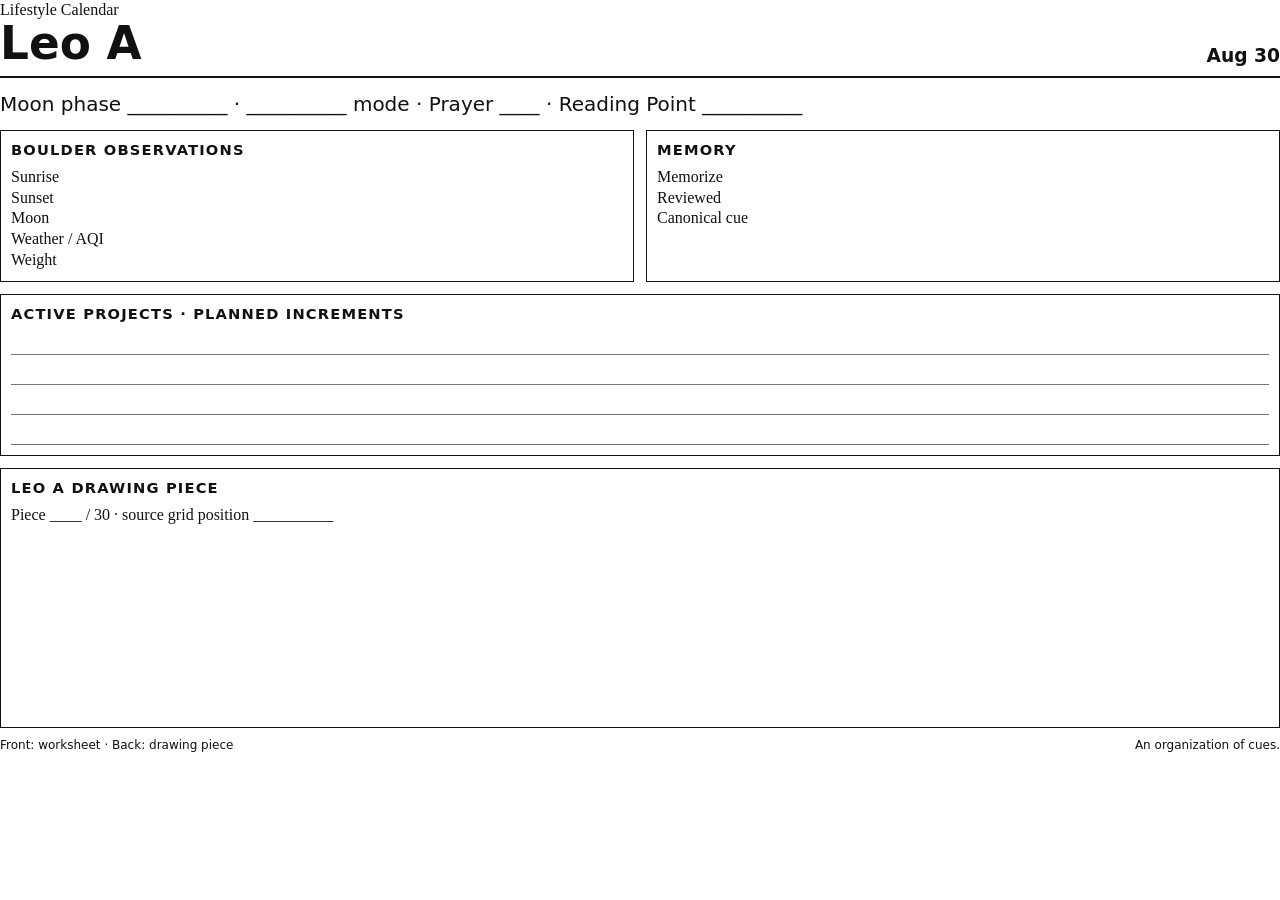
<file: lifestyle/print/worksheet.html>
<!doctype html>
<html lang="en">
<head>
  <meta charset="utf-8">
  <meta name="viewport" content="width=device-width, initial-scale=1">
  <title>Leo A Worksheet</title>
  <style>
    @page { size: letter portrait; margin: .45in; }
    * { box-sizing: border-box; }
    body { margin: 0; color: #111; font: 12pt/1.3 Georgia, serif; }
    h1 { margin: 0; font: 700 34pt/1 system-ui, sans-serif; }
    h2 { margin: 0 0 8px; font: 700 11pt/1.2 system-ui, sans-serif; text-transform: uppercase; letter-spacing: .08em; }
    p { margin: 0; }
    .top { display: flex; justify-content: space-between; align-items: end; border-bottom: 2px solid #111; padding-bottom: 10px; }
    .deadline { font: 700 14pt system-ui, sans-serif; }
    .cue-line { margin: 14px 0; font: 15pt system-ui, sans-serif; }
    .grid { display: grid; grid-template-columns: 1fr 1fr; gap: 12px; }
    .box { border: 1px solid #111; padding: 10px; min-height: 120px; }
    .line { border-bottom: 1px solid #777; min-height: 25px; margin-top: 5px; }
    .wide { grid-column: 1 / -1; }
    .drawing { min-height: 260px; }
    .footer { margin-top: 10px; display: flex; justify-content: space-between; font: 9pt system-ui, sans-serif; }
    @media print { .no-print { display: none; } }
  </style>
</head>
<body>
  <div class="top">
    <div>
      <p>Lifestyle Calendar</p>
      <h1>Leo A</h1>
    </div>
    <p class="deadline">Aug 30</p>
  </div>

  <p class="cue-line">Moon phase __________ · __________ mode · Prayer ____ · Reading Point __________</p>

  <div class="grid">
    <section class="box">
      <h2>Boulder observations</h2>
      <p>Sunrise <span class="line"></span></p>
      <p>Sunset <span class="line"></span></p>
      <p>Moon <span class="line"></span></p>
      <p>Weather / AQI <span class="line"></span></p>
      <p>Weight <span class="line"></span></p>
    </section>

    <section class="box">
      <h2>Memory</h2>
      <p>Memorize <span class="line"></span></p>
      <p>Reviewed <span class="line"></span></p>
      <p>Canonical cue <span class="line"></span></p>
    </section>

    <section class="box wide">
      <h2>Active projects · planned increments</h2>
      <div class="line"></div>
      <div class="line"></div>
      <div class="line"></div>
      <div class="line"></div>
    </section>

    <section class="box wide drawing">
      <h2>Leo A drawing piece</h2>
      <p>Piece ____ / 30 · source grid position __________</p>
    </section>
  </div>

  <div class="footer">
    <span>Front: worksheet · Back: drawing piece</span>
    <span>An organization of cues.</span>
  </div>
</body>
</html>
</file>
<file: lifestyle/styles/lifestyle.css>
:root {
  color-scheme: light dark;
  --bg: #f5f3ed;
  --panel: #fffdf8;
  --text: #171714;
  --muted: #68675f;
  --line: #d9d5ca;
  --accent: #9b4a2f;
  --max: 980px;
}

@media (prefers-color-scheme: dark) {
  :root {
    --bg: #121210;
    --panel: #1b1b18;
    --text: #f0eee6;
    --muted: #aaa79d;
    --line: #35342f;
    --accent: #ef9a72;
  }
}

* { box-sizing: border-box; }
body {
  margin: 0;
  background: var(--bg);
  color: var(--text);
  font-family: ui-sans-serif, system-ui, -apple-system, BlinkMacSystemFont, "Segoe UI", sans-serif;
  line-height: 1.5;
}
a { color: inherit; text-underline-offset: .18em; }
.site-header, footer {
  width: min(calc(100% - 2rem), var(--max));
  margin: 0 auto;
  display: flex;
  justify-content: space-between;
  gap: 1rem;
  padding: 1rem 0;
}
.site-header nav { display: flex; gap: 1rem; }
.brand { font-weight: 700; text-decoration: none; }
.page-shell { width: min(calc(100% - 2rem), var(--max)); margin: 0 auto; }
.hero {
  min-height: 54vh;
  display: grid;
  align-content: center;
  padding: 5rem 0 4rem;
  border-top: 1px solid var(--line);
  border-bottom: 1px solid var(--line);
}
.eyebrow, .label, .project-period {
  margin: 0 0 .35rem;
  color: var(--muted);
  text-transform: uppercase;
  letter-spacing: .12em;
  font-size: .75rem;
}
h1 { margin: 0; font-size: clamp(4rem, 14vw, 9rem); line-height: .9; font-weight: 650; }
.period-line { margin: 1.5rem 0 .5rem; font-size: clamp(1rem, 2.2vw, 1.4rem); }
.reading-point { margin: 0; font-size: clamp(1.1rem, 3vw, 1.8rem); }
.deadline { margin: 2rem 0 0; color: var(--accent); font-size: 1.2rem; font-weight: 700; }
.cue-grid { display: grid; grid-template-columns: repeat(4, 1fr); gap: 1px; background: var(--line); margin: 2rem 0; border: 1px solid var(--line); }
.cue-grid article { background: var(--panel); padding: 1.25rem; min-height: 120px; }
.cue-grid article p:last-child { margin-bottom: 0; }
.projects, .today { padding: 2rem 0; border-top: 1px solid var(--line); }
.section-heading { display: flex; justify-content: space-between; align-items: baseline; gap: 1rem; }
.section-heading h2 { margin: 0 0 1rem; font-size: 1.25rem; }
.project-list { display: grid; grid-template-columns: repeat(2, minmax(0, 1fr)); gap: 1rem; }
.project-card { background: var(--panel); border: 1px solid var(--line); padding: 1.25rem; }
.project-card h3 { margin: 0 0 .5rem; }
.project-card p { margin: .4rem 0; }
.project-increment { color: var(--muted); }
code { font-family: ui-monospace, SFMono-Regular, Menlo, monospace; }
footer { border-top: 1px solid var(--line); color: var(--muted); margin-top: 2rem; }
@media (max-width: 720px) {
  .cue-grid, .project-list { grid-template-columns: 1fr; }
  .site-header { align-items: flex-start; }
}
</file>
<file: styles/site.css>
:root {
      --bg: #f7f4ee;
      --surface: #ffffff;
      --surface-soft: #efe8dc;
      --text: #1e1b18;
      --muted: #6b6258;
      --border: #d8ccbb;
      --primary: #345995;
      --primary-strong: #243f6f;
      --accent: #c94f7c;
      --accent-soft: #f5d4df;
      --success: #34785f;
      --warning: #b47a1f;
      --danger: #a64242;
      --shadow: 0 16px 35px rgba(40, 32, 23, 0.12);
      --radius: 18px;
      --max-width: 1120px;
      --font-main: system-ui, -apple-system, BlinkMacSystemFont, "Segoe UI", sans-serif;
      --font-mono: "SFMono-Regular", Consolas, "Liberation Mono", monospace;
    }

    body.dark-mode {
      --bg: #111418;
      --surface: #1a2027;
      --surface-soft: #252d36;
      --text: #f3efe7;
      --muted: #b8afa3;
      --border: #3a4652;
      --primary: #8ab4ff;
      --primary-strong: #bad2ff;
      --accent: #e07aa0;
      --accent-soft: #4f2d3b;
      --success: #8de0b7;
      --warning: #ffd27d;
      --danger: #ff9a9a;
      --shadow: 0 16px 35px rgba(0, 0, 0, 0.35);
    }

    * {
      box-sizing: border-box;
    }

    html {
      scroll-behavior: smooth;
    }

    body {
      margin: 0;
      background: var(--bg);
      color: var(--text);
      font-family: var(--font-main);
      line-height: 1.6;
      transition: background 180ms ease, color 180ms ease;
    }

    a {
      color: var(--primary);
      text-decoration-thickness: 0.08em;
      text-underline-offset: 0.18em;
    }

    a:hover {
      color: var(--accent);
    }

    .site-header {
      position: sticky;
      top: 0;
      z-index: 10;
      background: color-mix(in srgb, var(--surface) 88%, transparent);
      border-bottom: 1px solid var(--border);
      backdrop-filter: blur(14px);
    }
      .brand {
        display: flex;
        align-items: center;
        gap: 1rem;
      }
      
      .brand-text {
        display: flex;
        flex-direction: column;
      }
      
      .name,
      .tagline {
        margin: 0;
        line-height: 1.25;
      }
      
      .avatar {
        width: 72px;
        height: 72px;
        border-radius: 50%;
        object-fit: cover;
        flex-shrink: 0;
      }

    .header-inner,
    main,
    .footer-inner {
      width: min(var(--max-width), calc(100% - 32px));
      margin: 0 auto;
    }

    .header-inner {
      display: flex;
      align-items: center;
      justify-content: space-between;
      gap: 1rem;
      padding: 1rem 0;
    }

    .nav-actions {
      display: flex;
      align-items: center;
      gap: 0.75rem;
      flex-wrap: wrap;
      justify-content: flex-end;
    }

    nav {
      display: flex;
      align-items: center;
      gap: 0.65rem;
      flex-wrap: wrap;
    }

    nav a,
    .button,
    button {
      border: 1px solid var(--border);
      border-radius: 999px;
      padding: 0.5rem 0.85rem;
      background: var(--surface);
      color: var(--text);
      text-decoration: none;
      font: inherit;
      cursor: pointer;
    }

    nav a:hover,
    .button:hover,
    button:hover {
      border-color: var(--primary);
      color: var(--primary);
    }

    .button.primary {
      background: var(--primary);
      border-color: var(--primary);
      color: white;
    }

    body.dark-mode .button.primary {
      color: #101318;
    }

    .button.accent {
      background: var(--accent);
      border-color: var(--accent);
      color: #17110c;
    }

    main {
      padding: 0 2rem 2rem 2rem;
    }

    .hero {
      display: grid;
      grid-template-columns: 1.35fr 0.65fr;
      gap: 1.25rem;
      align-items: stretch;
      margin-top: 1rem;
    }

    .panel,
    .card,
    .demo-block {
      background: var(--surface);
      border: 1px solid var(--border);
      border-radius: var(--radius);
      box-shadow: var(--shadow);
    }

    .panel {
      padding: clamp(1.25rem, 3vw, 2.25rem);
    }

    .eyebrow {
      color: var(--accent);
      font-weight: 750;
      letter-spacing: 0.08em;
      text-transform: uppercase;
      font-size: 0.78rem;
    }

    h1,
    h2,
    h3 {
      line-height: 1.15;
      margin: 0 0 0.75rem;
    }

    h1 {
      font-size: clamp(2.4rem, 6vw, 5rem);
      letter-spacing: -0.06em;
    }

    h2 {
      font-size: clamp(1.6rem, 3vw, 2.4rem);
      letter-spacing: -0.035em;
    }

    h3 {
      font-size: 1.15rem;
    }

    p {
      margin: 0 0 1rem;
    }

    .lead {
      color: var(--muted);
      font-size: clamp(1.05rem, 2vw, 1.3rem);
      max-width: 68ch;
    }

    .hero-actions {
      display: flex;
      gap: 0.75rem;
      flex-wrap: wrap;
      margin-top: 1.25rem;
    }

    .qr-panel {
      display: flex;
      flex-direction: column;
      justify-content: space-between;
      gap: 1rem;
    }

    .qr-box {
      display: grid;
      place-items: center;
      background: white;
      border-radius: 16px;
      padding: 1rem;
      border: 1px solid var(--border);
    }

    .qr-box img {
      width: min(100%, 220px);
      height: auto;
      display: block;
    }

    .small {
      color: var(--muted);
      font-size: 0.9rem;
    }

.timeline {
  list-style: none;
  padding: 0;
  margin: 1.5rem 0 0;
  border-left: 2px solid var(--border);
}

.timeline li {
  position: relative;
  padding: 0 0 1.25rem 1.25rem;
}

.timeline li::before {
  content: "";
  position: absolute;
  left: -7px;
  top: 0.35rem;
  width: 12px;
  height: 12px;
  border-radius: 50%;
  background: var(--accent);
}

.timeline time {
  display: block;
  font-size: 0.8rem;
  color: var(--accent);
  font-weight: 700;
}

.timeline p {
  margin: 0.25rem 0 0;
}

    .section {
      margin-top: 2rem;
    }

    .section-header {
      display: flex;
      align-items: end;
      justify-content: space-between;
      gap: 1rem;
      margin-bottom: 1rem;
      border-bottom: 1px solid var(--border);
      padding-bottom: 0.75rem;
    }

    .grid {
      display: grid;
      grid-template-columns: repeat(3, 1fr);
      gap: 1rem;
    }

    .grid.two {
      grid-template-columns: repeat(2, 1fr);
    }

    .card {
      padding: 1.1rem;
    }

    .card p:last-child,
    .panel p:last-child {
      margin-bottom: 0;
    }

    .swatches {
      display: grid;
      grid-template-columns: repeat(4, 1fr);
      gap: 0.75rem;
    }

    .swatch {
      border: 1px solid var(--border);
      border-radius: 14px;
      overflow: hidden;
      background: var(--surface);
    }

    .swatch-color {
      height: 72px;
    }

    .swatch-info {
      padding: 0.7rem;
      font-family: var(--font-mono);
      font-size: 0.8rem;
    }

    .bg-primary { background: var(--primary); }
    .bg-accent { background: var(--accent); }
    .bg-surface-soft { background: var(--surface-soft); }
    .bg-text { background: var(--text); }
    .bg-success { background: var(--success); }
    .bg-warning { background: var(--warning); }
    .bg-danger { background: var(--danger); }
    .bg-border { background: var(--border); }

    .mode-demo {
      display: grid;
      grid-template-columns: repeat(2, 1fr);
      gap: 1rem;
    }

    .theme-preview {
      border-radius: var(--radius);
      padding: 1.25rem;
      border: 1px solid var(--border);
    }

    .theme-preview.light {
      background: #f7f4ee;
      color: #1e1b18;
    }

    .theme-preview.dark {
      background: #111418;
      color: #f3efe7;
      border-color: #3a4652;
    }

    .theme-preview .mini-card {
      border-radius: 14px;
      padding: 0.9rem;
      margin-top: 0.75rem;
    }

    .theme-preview.light .mini-card {
      background: #ffffff;
      border: 1px solid #d8ccbb;
    }

    .theme-preview.dark .mini-card {
      background: #1a2027;
      border: 1px solid #3a4652;
    }

    .tag-row {
      display: flex;
      gap: 0.5rem;
      flex-wrap: wrap;
      margin: 0.75rem 0;
    }

    .tag {
      border-radius: 999px;
      border: 1px solid var(--border);
      background: var(--surface-soft);
      padding: 0.28rem 0.6rem;
      font-size: 0.85rem;
      color: var(--muted);
    }

    table {
      width: 100%;
      border-collapse: collapse;
      overflow: hidden;
      border-radius: 14px;
      border: 1px solid var(--border);
      background: var(--surface);
    }

    th,
    td {
      padding: 0.75rem;
      text-align: left;
      border-bottom: 1px solid var(--border);
      vertical-align: top;
    }

    th {
      background: var(--surface-soft);
    }

    tr:last-child td {
      border-bottom: 0;
    }

    code,
    pre {
      font-family: var(--font-mono);
    }

    code {
      background: var(--surface-soft);
      padding: 0.12rem 0.28rem;
      border-radius: 6px;
    }

    pre {
      overflow: auto;
      padding: 1rem;
      background: var(--surface-soft);
      border-radius: 14px;
      border: 1px solid var(--border);
    }

    blockquote {
      margin: 0;
      padding: 1rem 1.25rem;
      border-left: 5px solid var(--accent);
      background: var(--surface-soft);
      border-radius: 0 14px 14px 0;
      color: var(--muted);
    }

    form {
      display: grid;
      gap: 0.75rem;
    }

    label {
      display: grid;
      gap: 0.25rem;
      font-weight: 650;
    }

    input,
    textarea,
    select {
      width: 100%;
      border: 1px solid var(--border);
      border-radius: 12px;
      padding: 0.75rem;
      background: var(--surface);
      color: var(--text);
      font: inherit;
    }

    textarea {
      min-height: 120px;
      resize: vertical;
    }

    .banner {
      padding: 1rem;
      border-radius: 14px;
      background: var(--accent-soft);
      border: 1px solid var(--accent);
    }

    .timeline {
      display: grid;
      gap: 0.75rem;
      border-left: 2px solid var(--border);
      padding-left: 1rem;
    }

    .timeline-item {
      position: relative;
      padding: 0.85rem;
      background: var(--surface);
      border: 1px solid var(--border);
      border-radius: 14px;
    }

    .timeline-item::before {
      content: "";
      position: absolute;
      left: calc(-1rem - 7px);
      top: 1.2rem;
      width: 12px;
      height: 12px;
      border-radius: 50%;
      background: var(--accent);
    }
.paper-list {
  display: grid;
  gap: 0.9rem;
  margin-top: 1.25rem;
}

.paper-card {
  display: block;

  padding: 0.85rem 1rem;

  border: 1px solid var(--border);

  border-radius: 14px;

  background: var(--surface-soft, rgba(255,255,255,0.04));

  color: inherit;

  text-decoration: none;

  white-space: nowrap;

  overflow: hidden;

  text-overflow: ellipsis;
}

.paper-card:hover {
  border-color: var(--accent);

  color: var(--accent);
}

    .site-footer {
      border-top: 1px solid var(--border);
      background: var(--surface);
    }

    .footer-inner {
      display: grid;
      grid-template-columns: 1fr auto;
      gap: 1rem;
      padding: 2rem 0;
    }

    @media (max-width: 820px) {
      .hero,
      .grid,
      .grid.two,
      .mode-demo,
      .footer-inner {
        grid-template-columns: 1fr;
      }

      .swatches {
        grid-template-columns: repeat(2, 1fr);
      }

      .header-inner {
        align-items: flex-start;
        flex-direction: column;
      }
    }
</file>
<file: css/style1.css>
:root {
      --bg:#f7f4ec; --paper:#fff; --ink:#17212b; --muted:#5f6b78;
      --line:#d9ded7; --accent:#216869; --gold:#d97706;
      --soft:#eaf3f0; --soft2:#fff3dc; --radius:24px;
      --shadow:0 20px 60px rgba(24,33,43,.10);
    }
    *{box-sizing:border-box}
    body{
      margin:0; font-family:Inter,system-ui,-apple-system,BlinkMacSystemFont,"Segoe UI",sans-serif;
      color:var(--ink); line-height:1.65;
      background:radial-gradient(circle at top left,#fff8e8 0,var(--bg) 42%,#eef4f2 100%);
    }
    a{color:var(--accent); text-underline-offset:.18em}
    a:hover{color:var(--gold)}
    .wrap{width:min(1120px,calc(100% - 32px)); margin:0 auto}
    header{padding:22px 0; border-bottom:1px solid var(--line)}
    nav{display:flex; justify-content:space-between; gap:16px; flex-wrap:wrap}
    .brand{font-weight:900; letter-spacing:.02em}
    .nav-links{display:flex; gap:14px; flex-wrap:wrap}
    main{padding:48px 0 72px}
    .hero,.card{
      background:rgba(255,255,255,.82); border:1px solid var(--line);
      border-radius:var(--radius); box-shadow:var(--shadow);
    }
    .hero{padding:48px; display:grid; gap:22px}
    .eyebrow{color:var(--accent); font-weight:900; text-transform:uppercase; letter-spacing:.12em; font-size:.78rem}
    h1{margin:0; max-width:900px; font-size:clamp(2.5rem,7vw,6rem); line-height:.95; letter-spacing:-.06em}
    .dek{max-width:850px; margin:0; color:var(--muted); font-size:clamp(1.12rem,2vw,1.45rem)}
    .buttons{display:flex; gap:10px; flex-wrap:wrap}
    .button{
      display:inline-flex; padding:10px 15px; border:1px solid var(--line); border-radius:999px;
      background:var(--paper); color:var(--ink); text-decoration:none; font-weight:800;
    }
    .button:hover{border-color:var(--accent); color:var(--accent)}
    section{margin:34px 0}
    .card{padding:32px}
    h2{margin:0 0 12px; font-size:clamp(1.45rem,3vw,2.35rem); line-height:1.08; letter-spacing:-.035em}
    p{margin:0 0 14px}
    p:last-child{margin-bottom:0}
    .grid{display:grid; grid-template-columns:repeat(3,1fr); gap:16px}
    .item{
      padding:22px; border:1px solid var(--line); border-radius:20px; background:var(--paper);
    }
    .item h3{margin:0 0 8px; font-size:1.08rem}
    .item p{color:var(--muted); font-size:.96rem}
    .tag{display:inline-block; font-size:.78rem; font-weight:900; color:var(--accent); text-transform:uppercase; letter-spacing:.1em}
    .feed{display:grid; gap:14px}
    .feed article{
      padding:20px; border:1px solid var(--line); border-radius:20px; background:var(--paper);
    }
    .feed h3{margin:.25rem 0 .45rem}
    .meta{color:var(--muted); font-size:.92rem}
    .links{display:flex; gap:10px; flex-wrap:wrap; margin-top:12px}
    .links a{font-weight:800}
    footer{padding:36px 0; border-top:1px solid var(--line); color:var(--muted); font-size:.95rem}
    @media(max-width:820px){.hero,.card{padding:24px}.grid{grid-template-columns:1fr}}
</file>
